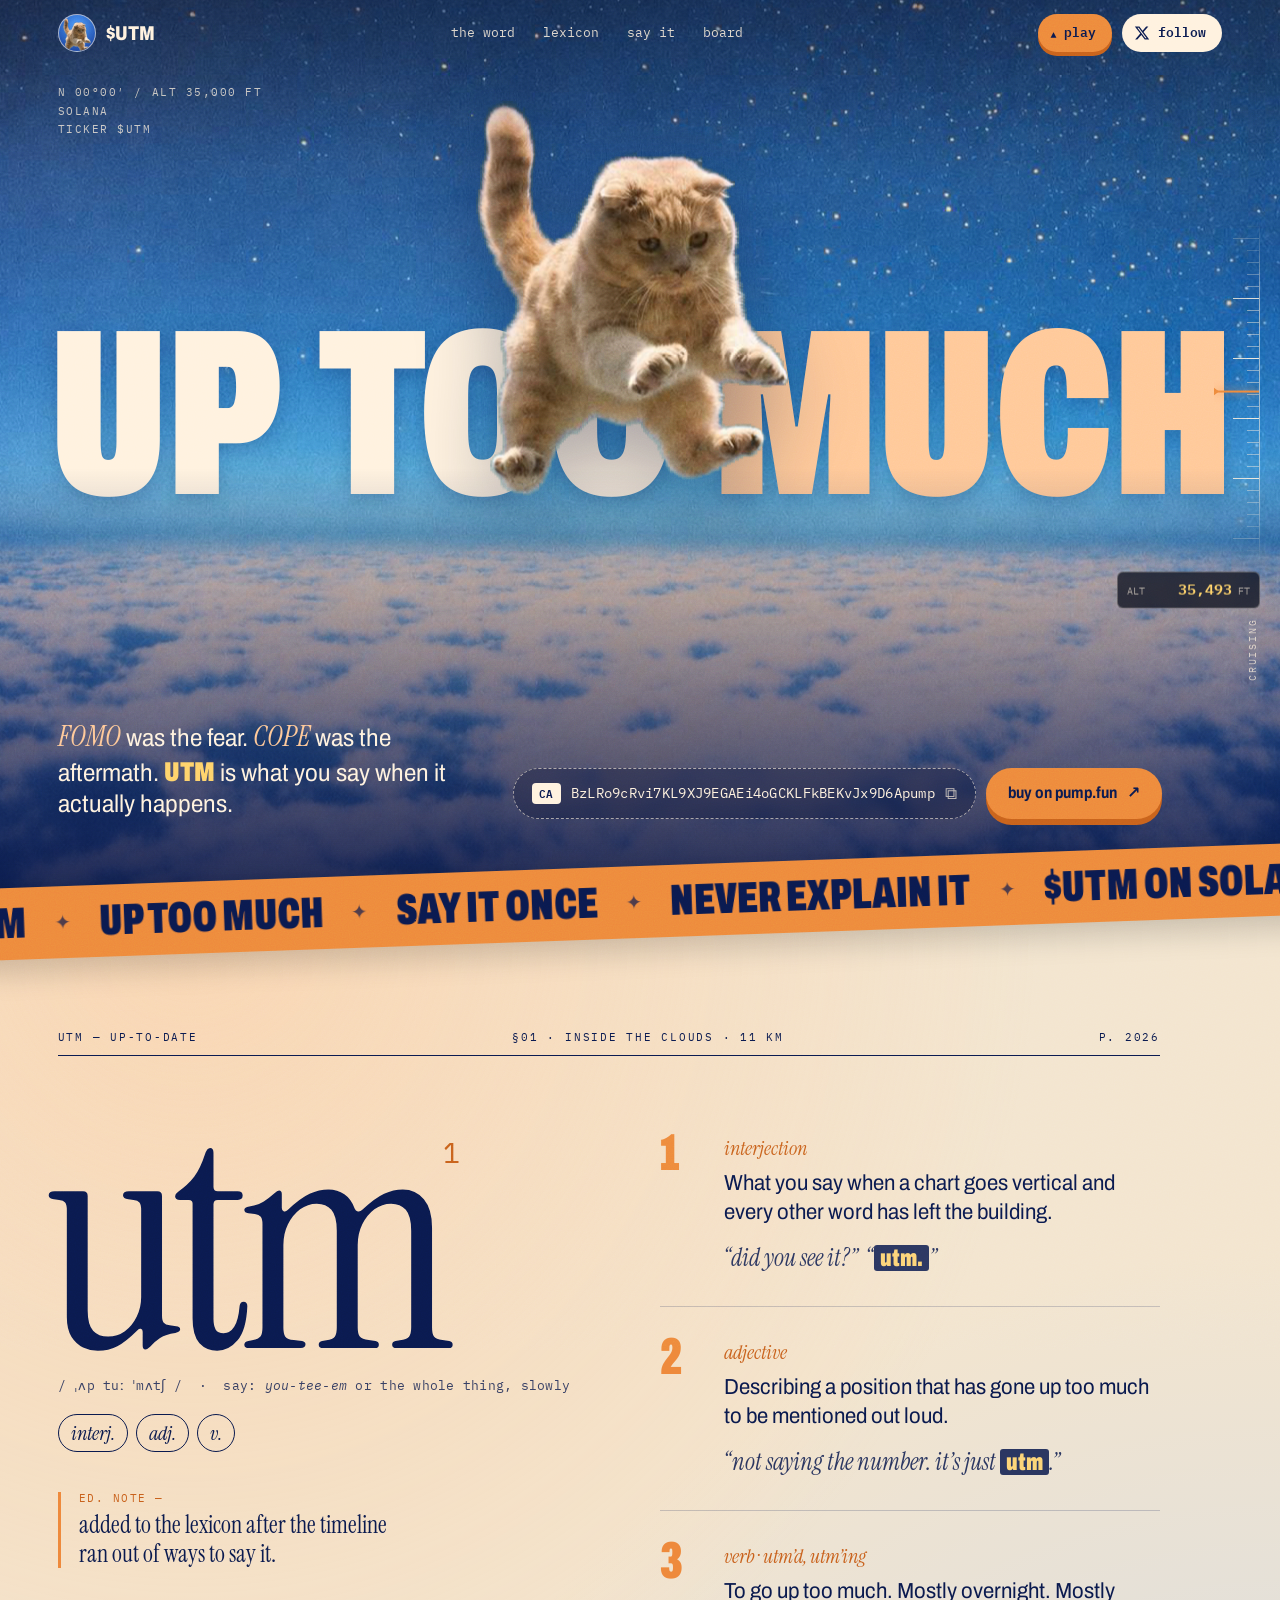
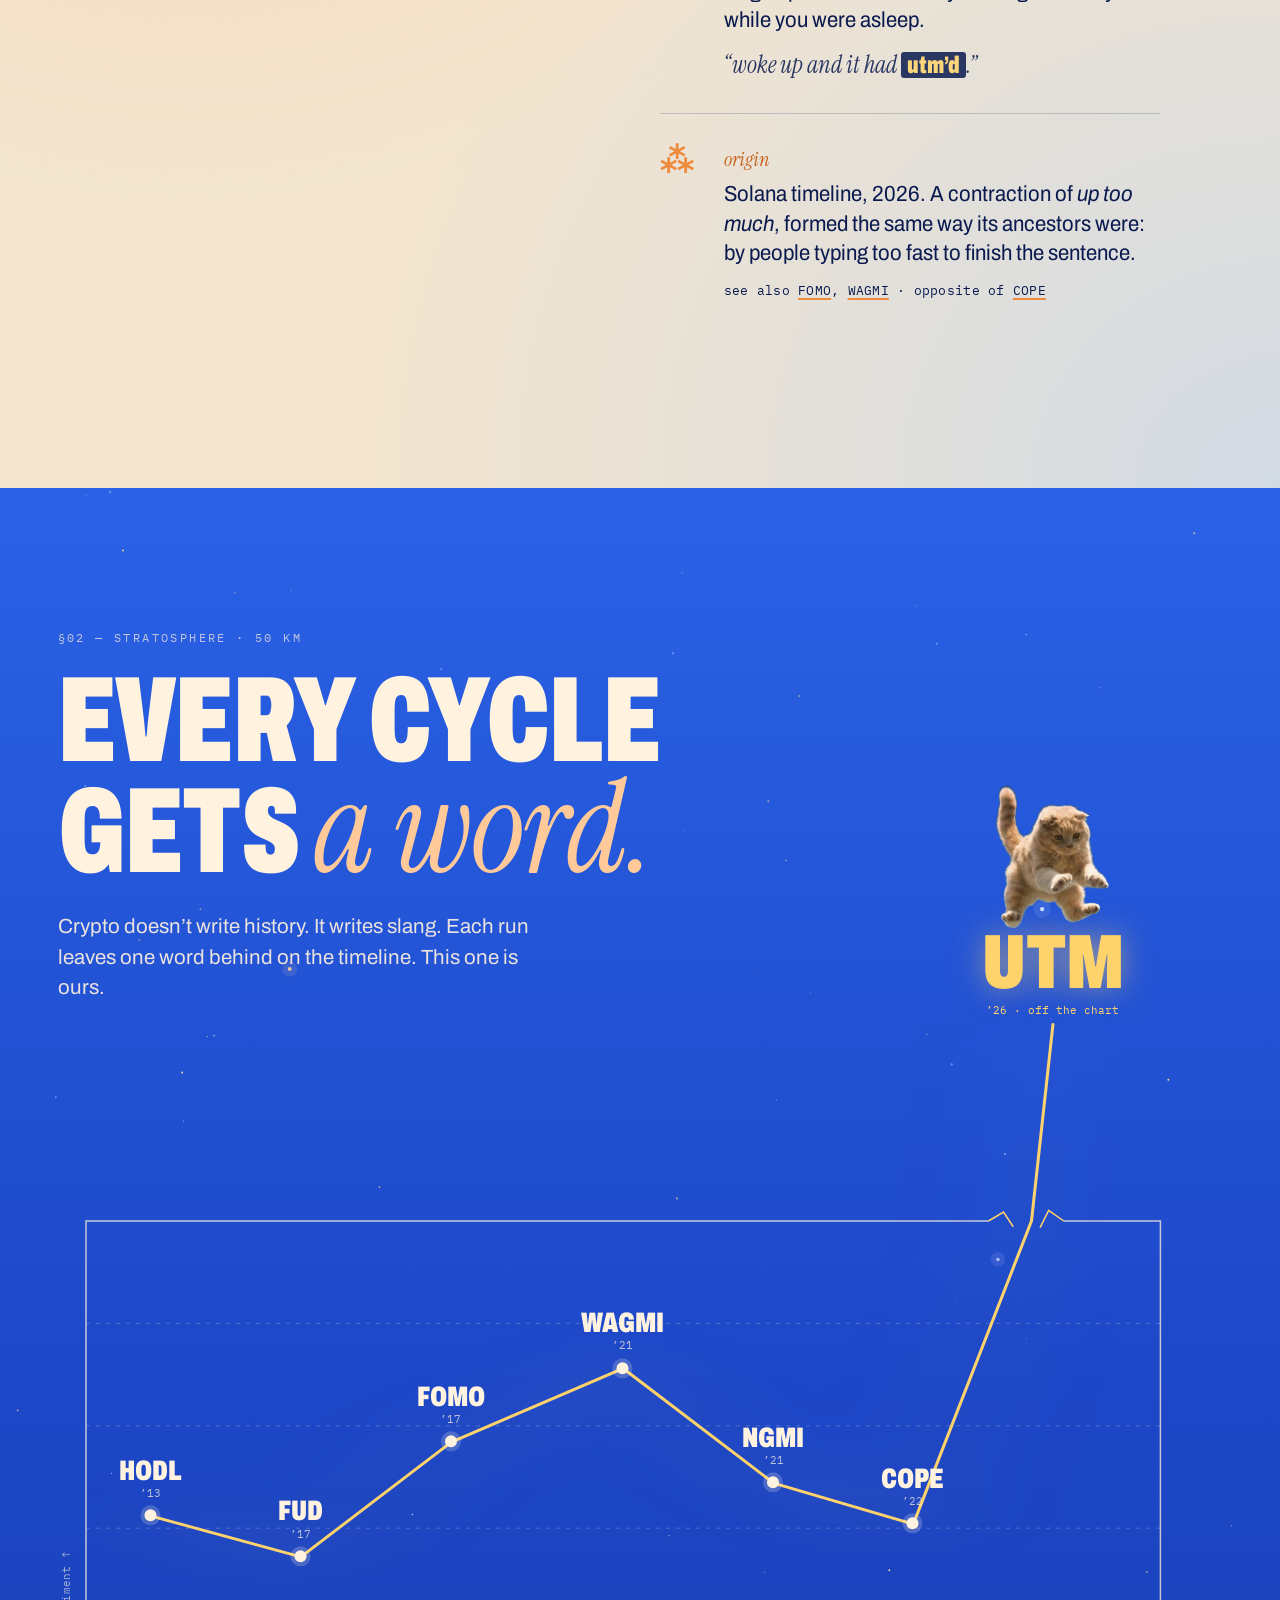
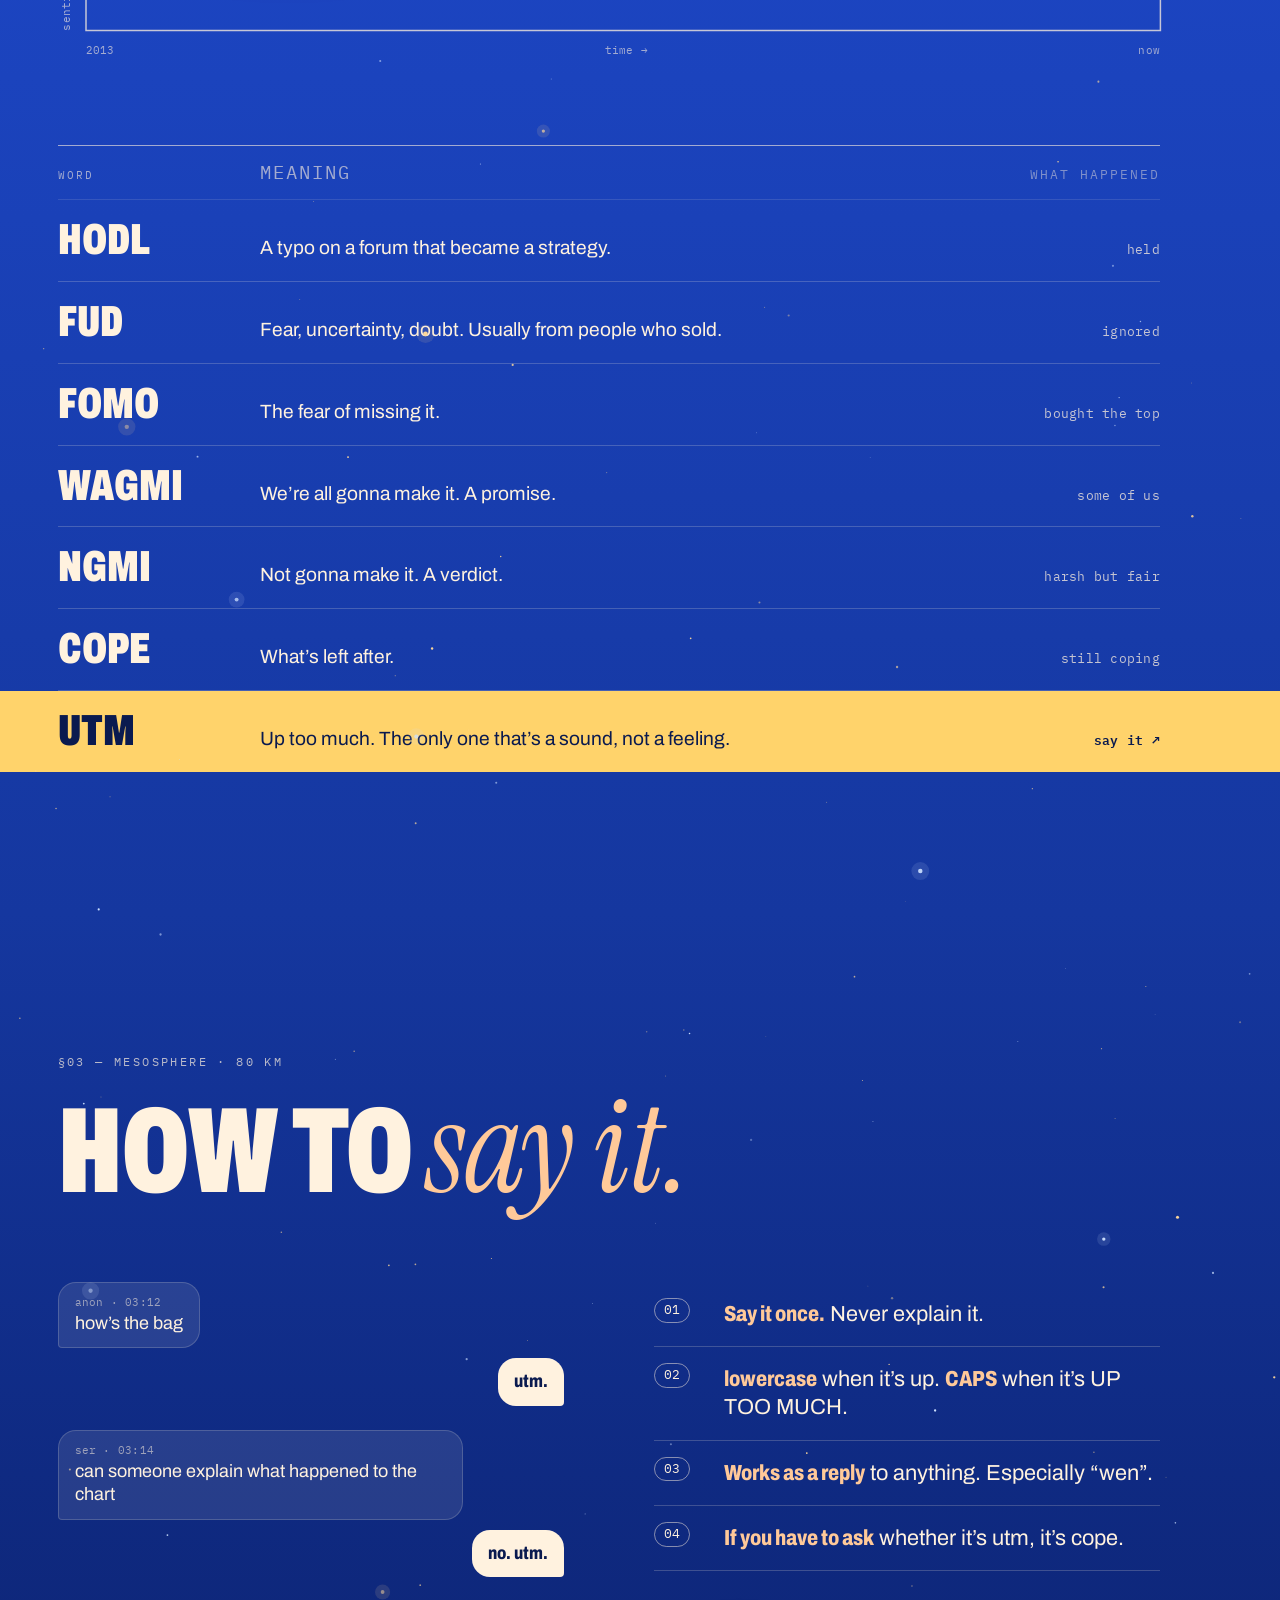
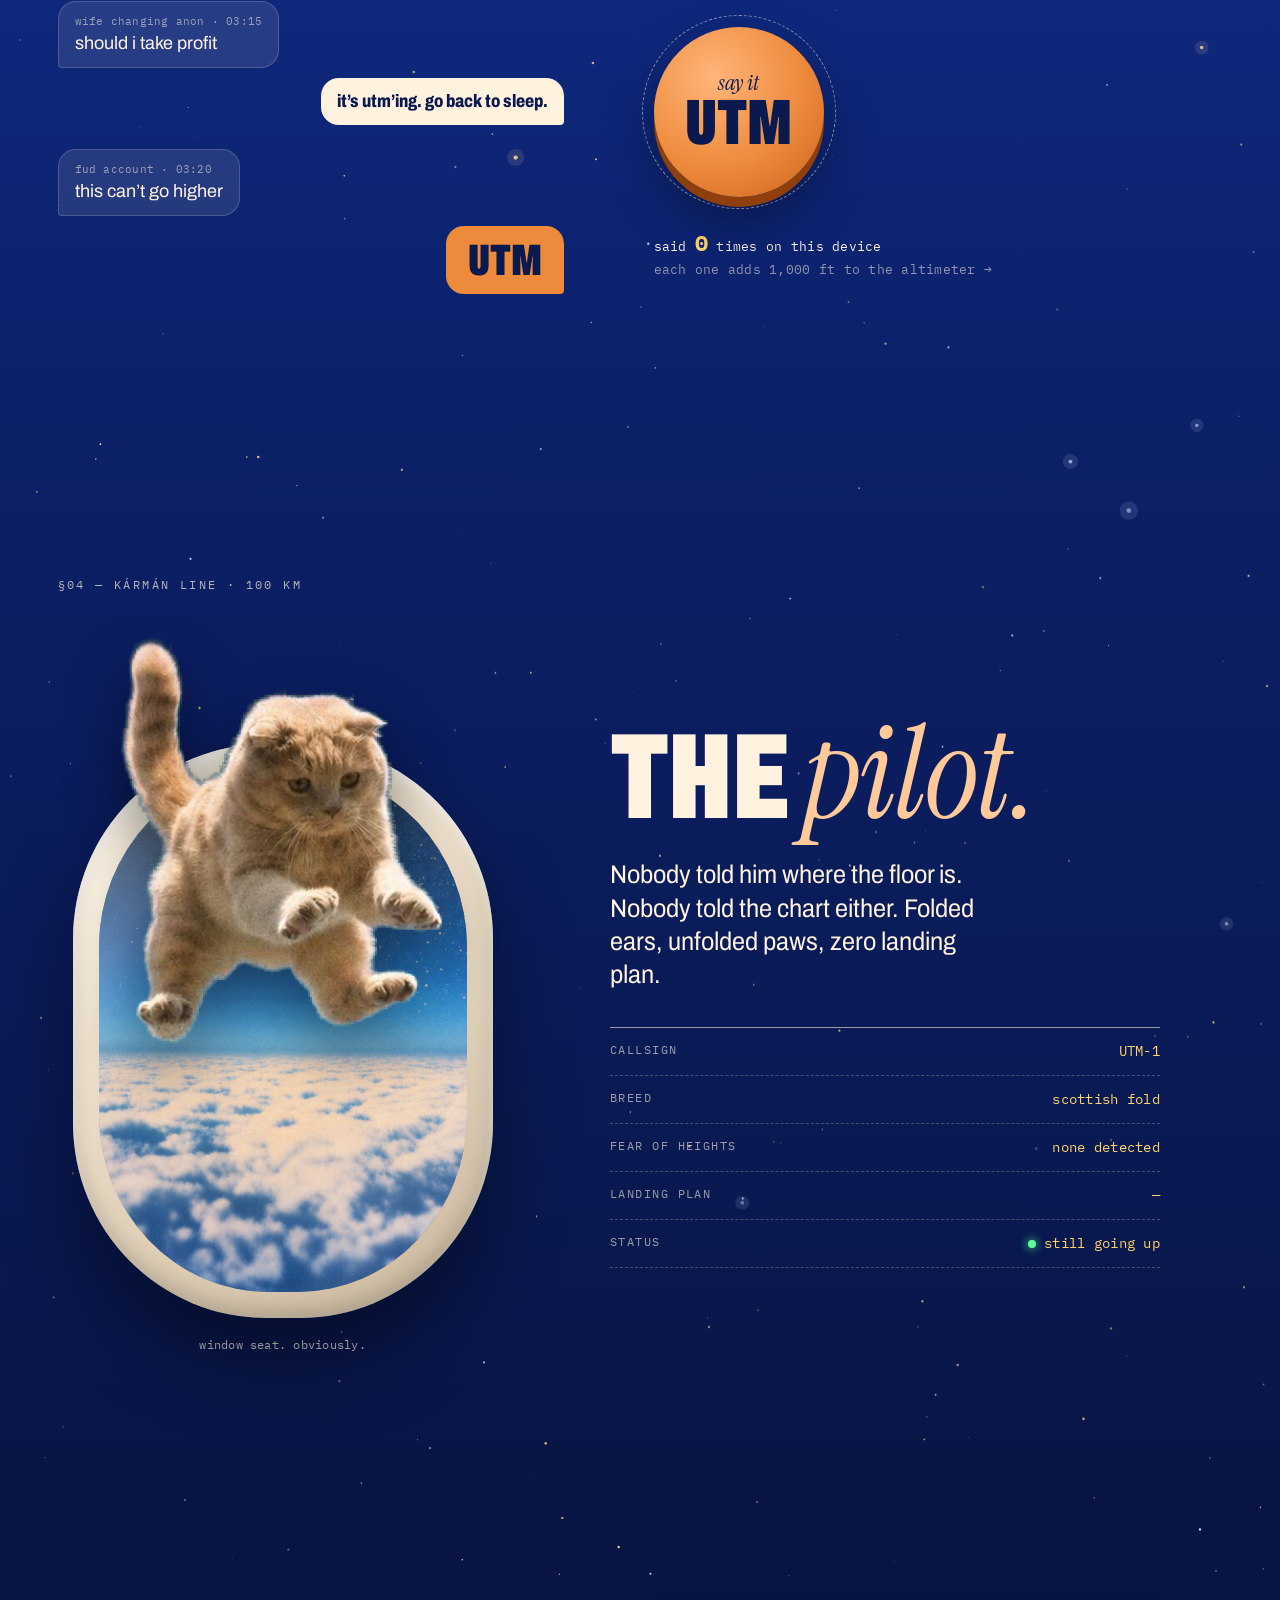
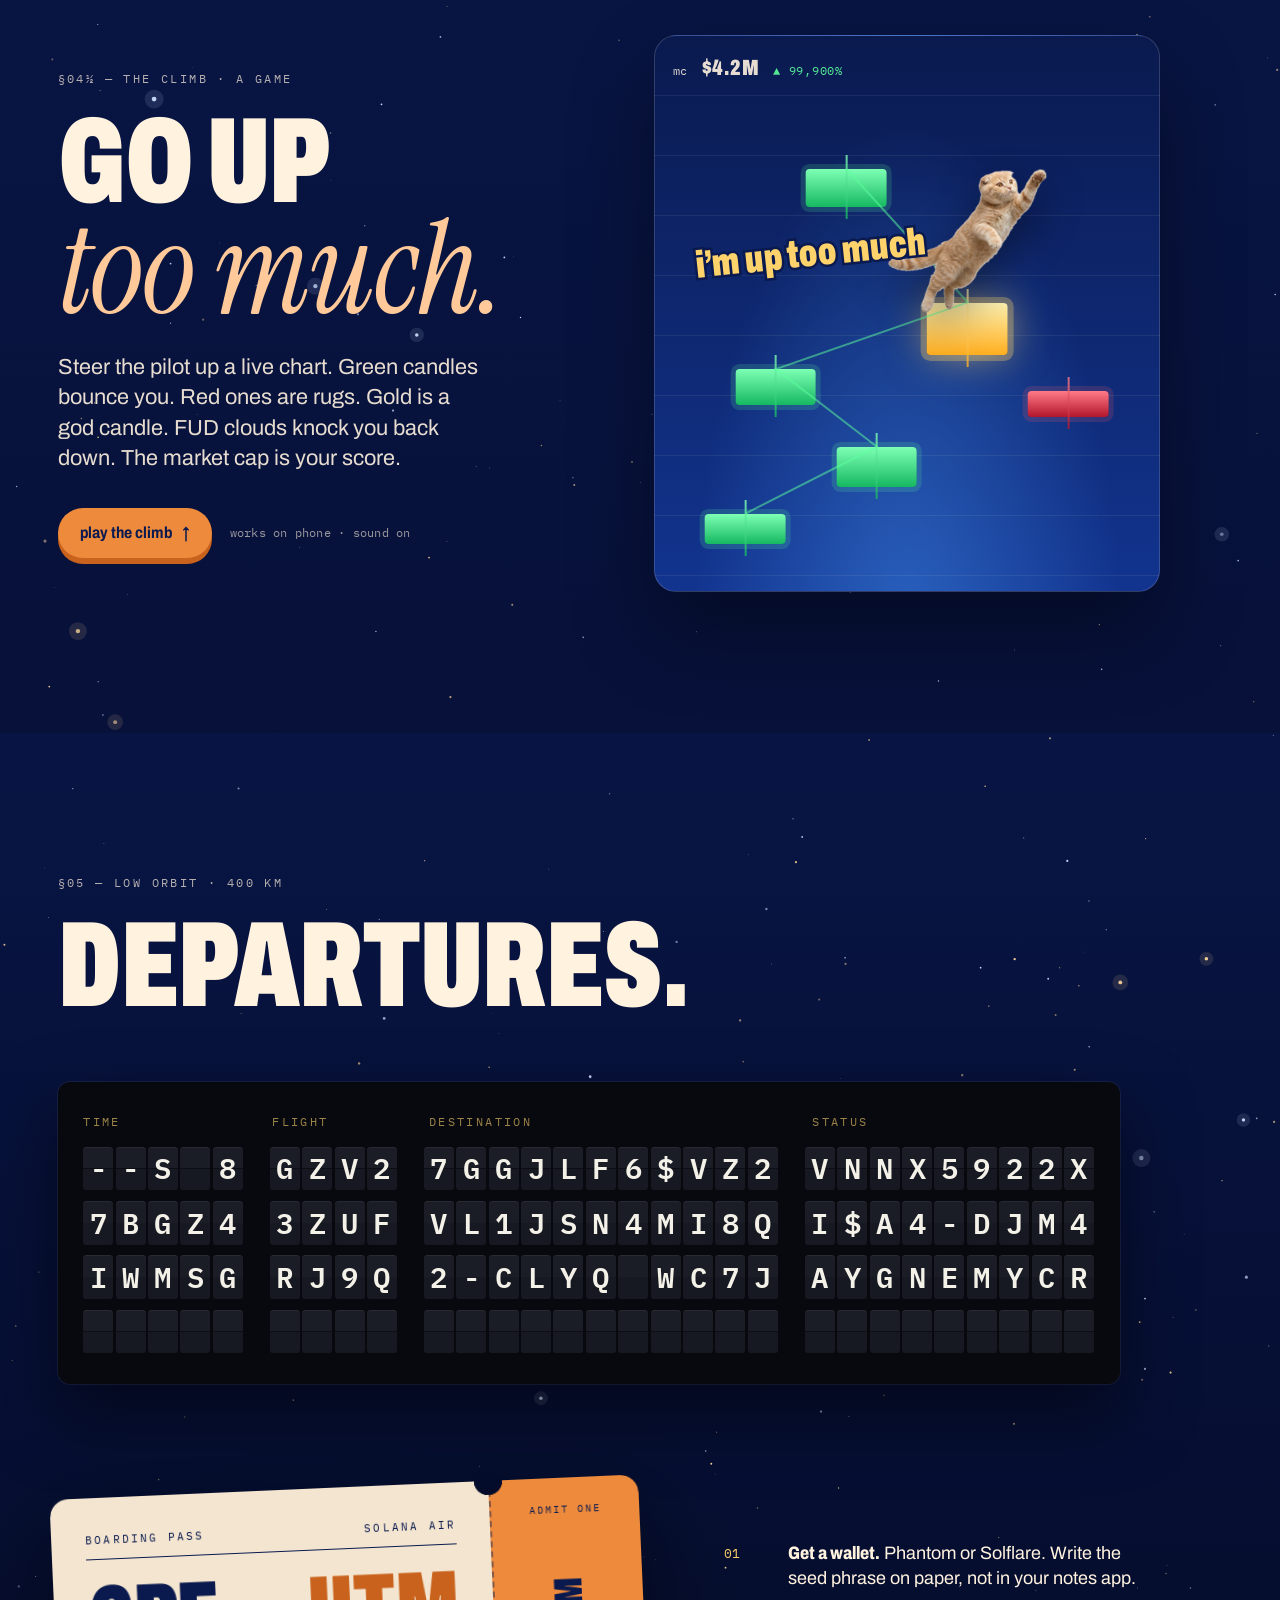
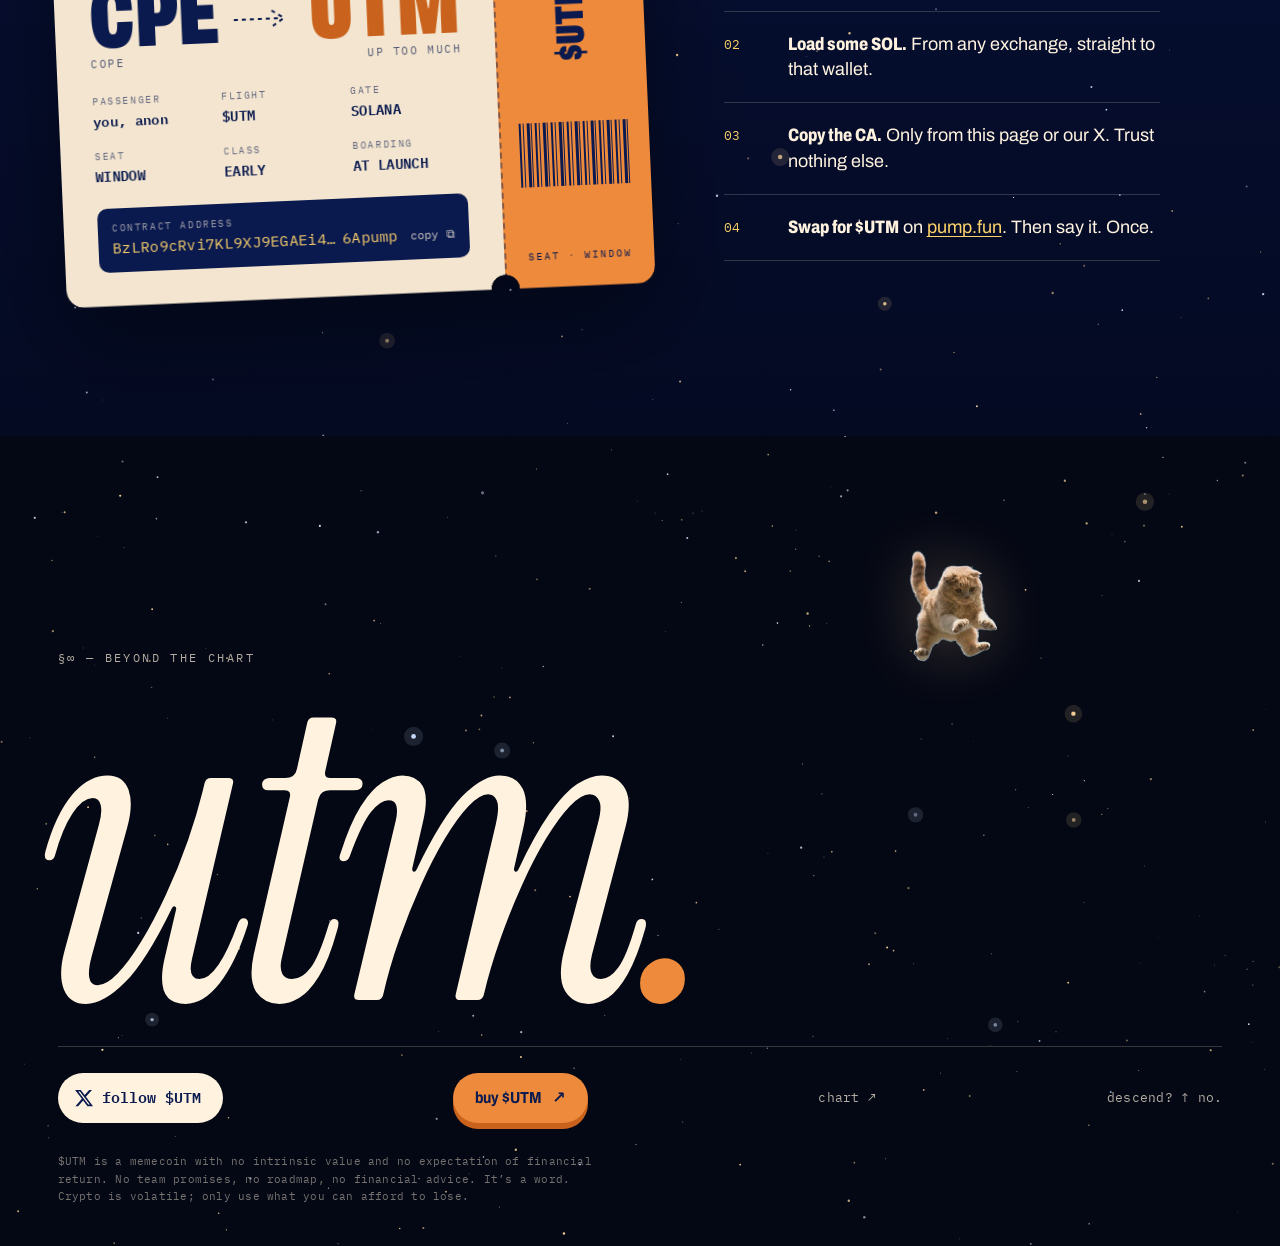
<file: index.html>
<!doctype html>
<html lang="en">
<head>
<meta charset="utf-8">
<meta name="viewport" content="width=device-width, initial-scale=1, viewport-fit=cover">
<title>$UTM — Up Too Much</title>
<meta name="description" content="FOMO was the fear. COPE was the aftermath. UTM is what you say when it actually happens. $UTM on Solana.">
<meta name="theme-color" content="#16378f">
<link rel="canonical" href="https://www.uptoomuch.fun/">
<meta property="og:type" content="website">
<meta property="og:site_name" content="$UTM">
<meta property="og:url" content="https://www.uptoomuch.fun/">
<meta property="og:title" content="$UTM — Up Too Much">
<meta property="og:description" content="A new word for the timeline. Say it once. Never explain it.">
<meta property="og:image" content="https://www.uptoomuch.fun/assets/og.jpg">
<meta property="og:image:secure_url" content="https://www.uptoomuch.fun/assets/og.jpg">
<meta property="og:image:type" content="image/jpeg">
<meta property="og:image:width" content="1254">
<meta property="og:image:height" content="660">
<meta property="og:image:alt" content="An orange cat leaping over the clouds">
<meta name="twitter:card" content="summary_large_image">
<meta name="twitter:title" content="$UTM — Up Too Much">
<meta name="twitter:description" content="A new word for the timeline. Say it once. Never explain it.">
<meta name="twitter:image" content="https://www.uptoomuch.fun/assets/og.jpg">
<link rel="icon" href="logo.jpg">
<link rel="preconnect" href="https://fonts.googleapis.com">
<link rel="preconnect" href="https://fonts.gstatic.com" crossorigin>
<link href="https://fonts.googleapis.com/css2?family=Archivo:ital,wdth,wght@0,62..125,100..900;1,62..125,100..900&family=IBM+Plex+Mono:wght@400;500;600&family=Instrument+Serif:ital@0;1&display=swap" rel="stylesheet">
<link rel="stylesheet" href="styles.css">
</head>
<body>

<div class="grain" aria-hidden="true"></div>
<div class="toast" id="toast" role="status" aria-live="polite"></div>

<!-- ===== NAV ===== -->
<header class="nav">
  <a href="#top" class="brand" aria-label="$UTM home">
    <span class="brand-dot"><img src="assets/cat.png" alt=""></span>
    <span class="brand-tick">$UTM</span>
  </a>
  <nav class="nav-links" aria-label="Sections">
    <a href="#word">the word</a>
    <a href="#lexicon">lexicon</a>
    <a href="#say">say it</a>
    <a href="#board">board</a>
  </nav>
  <div class="nav-r">
    <a class="playbtn" href="play/"><span class="playbtn-i" aria-hidden="true">▲</span>play</a>
    <a class="xbtn js-x" href="#" target="_blank" rel="noopener" aria-label="$UTM on X">
      <svg viewBox="0 0 24 24" aria-hidden="true"><path d="M18.244 2.25h3.308l-7.227 8.26 8.502 11.24H16.17l-5.214-6.817L4.99 21.75H1.68l7.73-8.835L1.254 2.25H8.08l4.713 6.231zm-1.161 17.52h1.833L7.084 4.126H5.117z"/></svg>
      <span>follow</span>
    </a>
  </div>
</header>

<!-- ===== ALTIMETER ===== -->
<aside class="alt" aria-hidden="true">
  <div class="alt-tape"><div class="alt-ticks" id="altTicks"></div><div class="alt-needle"></div></div>
  <div class="alt-read">
    <span class="alt-k">ALT</span>
    <span class="alt-v" id="altV">35,000</span>
    <span class="alt-k">FT</span>
  </div>
  <div class="alt-layer" id="altL">cruising</div>
</aside>

<main>

<!-- ===== HERO ===== -->
<section class="hero" id="top">
  <div class="stage stage-bg"><img src="assets/sky.jpg" alt="" class="sky"></div>

  <h1 class="hero-word" id="heroWord" aria-label="Up too much">
    <span>UP</span><span>TOO</span><span>MUCH</span>
  </h1>

  <div class="stage stage-fg">
    <button class="cat" id="heroCat" aria-label="Boop the cat">
      <img src="assets/cat.png" alt="An orange Scottish fold cat leaping over the clouds">
    </button>
  </div>

  <div class="hero-meta mono">
    <span>N 00°00′ / ALT 35,000 FT</span>
    <span>SOLANA</span>
    <span>TICKER $UTM</span>
  </div>

  <div class="hero-foot">
    <p class="hero-lede">
      <span class="serif">FOMO</span> was the fear.
      <span class="serif">COPE</span> was the aftermath.
      <b>UTM</b> is what you say when it actually happens.
    </p>
    <div class="hero-actions">
      <button class="ca js-ca" type="button" aria-label="Copy contract address">
        <span class="ca-k mono">CA</span>
        <span class="ca-v mono js-ca-text">coming soon</span>
        <span class="ca-i" aria-hidden="true">⧉</span>
      </button>
      <a class="btn btn-ginger js-buy" href="#" target="_blank" rel="noopener">buy on pump.fun <span aria-hidden="true">↗</span></a>
    </div>
  </div>
</section>

<!-- ===== RIBBON ===== -->
<div class="ribbon" aria-hidden="true">
  <div class="ribbon-track">
    <span>UTM</span><i>✦</i><span>up too much</span><i>✦</i><span>say it once</span><i>✦</i><span>never explain it</span><i>✦</i><span>$UTM on solana</span><i>✦</i><span>the floor is a rumour</span><i>✦</i>
    <span>UTM</span><i>✦</i><span>up too much</span><i>✦</i><span>say it once</span><i>✦</i><span>never explain it</span><i>✦</i><span>$UTM on solana</span><i>✦</i><span>the floor is a rumour</span><i>✦</i>
  </div>
</div>

<!-- ===== 01 THE WORD ===== -->
<section class="word" id="word">
  <div class="runhead mono">
    <span>utm — up-to-date</span>
    <span>§01 · inside the clouds · 11 km</span>
    <span>p. 2026</span>
  </div>

  <div class="word-grid">
    <div class="word-left reveal">
      <div class="headword">utm<sup>1</sup></div>
      <div class="pron mono">/ ˌʌp tuː ˈmʌtʃ / &nbsp;·&nbsp; say: <i>you-tee-em</i> or the whole thing, slowly</div>
      <div class="pos">
        <span>interj.</span><span>adj.</span><span>v.</span>
      </div>
      <p class="margin-note">
        <span class="mono">ed. note —</span> added to the lexicon after the timeline ran out of ways to say it.
      </p>
    </div>

    <ol class="defs">
      <li class="reveal">
        <span class="def-pos">interjection</span>
        <p>What you say when a chart goes vertical and every other word has left the building.</p>
        <blockquote>“did you see it?” &nbsp;“<b>utm.</b>”</blockquote>
      </li>
      <li class="reveal">
        <span class="def-pos">adjective</span>
        <p>Describing a position that has gone up too much to be mentioned out loud.</p>
        <blockquote>“not saying the number. it’s just <b>utm</b>.”</blockquote>
      </li>
      <li class="reveal">
        <span class="def-pos">verb · utm’d, utm’ing</span>
        <p>To go up too much. Mostly overnight. Mostly while you were asleep.</p>
        <blockquote>“woke up and it had <b>utm’d</b>.”</blockquote>
      </li>
      <li class="reveal ety">
        <span class="def-pos">origin</span>
        <p>Solana timeline, 2026. A contraction of <i>up too much</i>, formed the same way its ancestors were: by people typing too fast to finish the sentence.</p>
        <p class="xref mono">see also <a href="#lexicon">FOMO</a>, <a href="#lexicon">WAGMI</a> · opposite of <a href="#lexicon">COPE</a></p>
      </li>
    </ol>
  </div>
</section>

<!-- ===== 02 LEXICON ===== -->
<section class="lex" id="lexicon">
  <canvas class="stars" data-density="0.35"></canvas>
  <div class="kicker mono">§02 — stratosphere · 50 km</div>
  <h2 class="h2">Every cycle<br>gets <em>a word.</em></h2>
  <p class="lex-sub">Crypto doesn’t write history. It writes slang. Each run leaves one word behind on the timeline. This one is ours.</p>

  <div class="chart reveal" id="chart">
    <div class="chart-axis-y mono"><span>sentiment ↑</span></div>
    <svg class="chart-svg" viewBox="0 0 100 100" preserveAspectRatio="none" aria-hidden="true">
      <g class="grid">
        <line x1="0" y1="25" x2="100" y2="25"/><line x1="0" y1="50" x2="100" y2="50"/><line x1="0" y1="75" x2="100" y2="75"/>
      </g>
      <path class="frame" d="M84 0 L0 0 L0 100 L100 100 L100 0 L91 0"/>
      <path class="crack" d="M84 0 L85.4 -2.2 L86.3 1.4 M91 0 L89.6 -2.6 L88.8 1.6"/>
      <polyline class="line" id="chartLine" points="6,72 20,82 34,54 50,36 64,64 77,74 88,0 90,-48"/>
    </svg>
    <div class="pts">
      <div class="pt" style="--x:6;--y:72"><i></i><b>HODL</b><small>’13</small></div>
      <div class="pt" style="--x:20;--y:82"><i></i><b>FUD</b><small>’17</small></div>
      <div class="pt" style="--x:34;--y:54"><i></i><b>FOMO</b><small>’17</small></div>
      <div class="pt" style="--x:50;--y:36"><i></i><b>WAGMI</b><small>’21</small></div>
      <div class="pt" style="--x:64;--y:64"><i></i><b>NGMI</b><small>’21</small></div>
      <div class="pt" style="--x:77;--y:74"><i></i><b>COPE</b><small>’22</small></div>
      <div class="pt pt-utm" style="--x:90;--y:-48"><img src="assets/cat.png" alt=""><b>UTM</b><small>’26 · off the chart</small></div>
    </div>
    <div class="chart-axis-x mono"><span>2013</span><span>time →</span><span>now</span></div>
  </div>

  <div class="log">
    <div class="log-row log-head mono"><span>word</span><span>meaning</span><span>what happened</span></div>
    <div class="log-row reveal"><span class="lw">HODL</span><span>A typo on a forum that became a strategy.</span><span class="mono">held</span></div>
    <div class="log-row reveal"><span class="lw">FUD</span><span>Fear, uncertainty, doubt. Usually from people who sold.</span><span class="mono">ignored</span></div>
    <div class="log-row reveal"><span class="lw">FOMO</span><span>The fear of missing it.</span><span class="mono">bought the top</span></div>
    <div class="log-row reveal"><span class="lw">WAGMI</span><span>We’re all gonna make it. A promise.</span><span class="mono">some of us</span></div>
    <div class="log-row reveal"><span class="lw">NGMI</span><span>Not gonna make it. A verdict.</span><span class="mono">harsh but fair</span></div>
    <div class="log-row reveal"><span class="lw">COPE</span><span>What’s left after.</span><span class="mono">still coping</span></div>
    <div class="log-row log-utm reveal"><span class="lw">UTM</span><span>Up too much. The only one that’s a sound, not a feeling.</span><span class="mono">say it ↗</span></div>
  </div>
</section>

<!-- ===== 03 SAY IT ===== -->
<section class="say" id="say">
  <canvas class="stars" data-density="0.6"></canvas>
  <div class="kicker mono">§03 — mesosphere · 80 km</div>
  <h2 class="h2">How to <em>say it.</em></h2>

  <div class="say-grid">
    <div class="thread" aria-label="Example replies">
      <div class="msg q reveal"><span class="who mono">anon · 03:12</span>how’s the bag</div>
      <div class="msg a reveal">utm.</div>
      <div class="msg q reveal"><span class="who mono">ser · 03:14</span>can someone explain what happened to the chart</div>
      <div class="msg a reveal">no. utm.</div>
      <div class="msg q reveal"><span class="who mono">wife changing anon · 03:15</span>should i take profit</div>
      <div class="msg a reveal">it’s utm’ing. go back to sleep.</div>
      <div class="msg q reveal"><span class="who mono">fud account · 03:20</span>this can’t go higher</div>
      <div class="msg a big reveal">UTM</div>
    </div>

    <div class="say-right">
      <ol class="rules">
        <li class="reveal"><b>Say it once.</b> Never explain it.</li>
        <li class="reveal"><b>lowercase</b> when it’s up. <b>CAPS</b> when it’s UP TOO MUCH.</li>
        <li class="reveal"><b>Works as a reply</b> to anything. Especially “wen”.</li>
        <li class="reveal"><b>If you have to ask</b> whether it’s utm, it’s cope.</li>
      </ol>

      <div class="sayit">
        <button class="sayit-btn" id="sayBtn" type="button">
          <span class="sayit-ring" aria-hidden="true"></span>
          <span class="sayit-label">say it</span>
          <span class="sayit-word">UTM</span>
        </button>
        <div class="sayit-count mono">
          said <b id="sayCount">0</b> times on this device
          <span>each one adds 1,000 ft to the altimeter →</span>
        </div>
      </div>
    </div>
  </div>
</section>

<!-- ===== 04 PILOT ===== -->
<section class="pilot" id="pilot">
  <canvas class="stars" data-density="0.9"></canvas>
  <div class="kicker mono">§04 — kármán line · 100 km</div>

  <div class="pilot-grid">
    <figure class="porthole reveal">
      <div class="porthole-frame">
        <div class="porthole-glass"><img src="assets/sky.jpg" alt=""></div>
      </div>
      <img class="porthole-cat" src="assets/cat.png" alt="The $UTM cat jumping out of an airplane window">
      <figcaption class="mono">window seat. obviously.</figcaption>
    </figure>

    <div class="pilot-copy">
      <h2 class="h2">The <em>pilot.</em></h2>
      <p class="pilot-lede">Nobody told him where the floor is. Nobody told the chart either. Folded ears, unfolded paws, zero landing plan.</p>
      <dl class="spec mono">
        <div><dt>callsign</dt><dd>UTM-1</dd></div>
        <div><dt>breed</dt><dd>scottish fold</dd></div>
        <div><dt>fear of heights</dt><dd>none detected</dd></div>
        <div><dt>landing plan</dt><dd>—</dd></div>
        <div><dt>status</dt><dd class="blink">still going up</dd></div>
      </dl>
    </div>
  </div>
</section>

<!-- ===== THE CLIMB (game) ===== -->
<section class="climb" id="climb">
  <canvas class="stars" data-density="1"></canvas>
  <div class="climb-grid">
    <div class="climb-copy">
      <div class="kicker mono">§04½ — the climb · a game</div>
      <h2 class="h2">Go up<br><em>too much.</em></h2>
      <p class="climb-lede">Steer the pilot up a live chart. Green candles bounce you. Red ones are rugs. Gold is a god candle. FUD clouds knock you back down. The market cap is your score.</p>
      <div class="climb-actions">
        <a class="btn btn-ginger" href="play/">play the climb <span aria-hidden="true">↑</span></a>
        <span class="mono climb-hint">works on phone · sound on</span>
      </div>
    </div>
    <a class="climb-stage" href="play/" aria-label="Play the climb">
      <span class="cs-c cs-g" style="--x:18%;--y:86%;--h:30px"></span>
      <span class="cs-c cs-g" style="--x:44%;--y:74%;--h:40px"></span>
      <span class="cs-c cs-r" style="--x:82%;--y:64%;--h:26px"></span>
      <span class="cs-c cs-g" style="--x:24%;--y:60%;--h:36px"></span>
      <span class="cs-c cs-y" style="--x:62%;--y:48%;--h:52px"></span>
      <span class="cs-c cs-g" style="--x:38%;--y:24%;--h:38px"></span>
      <svg class="cs-line" viewBox="0 0 100 100" preserveAspectRatio="none" aria-hidden="true"><polyline points="18,86 44,74 24,60 62,48 38,24"/></svg>
      <img class="cs-cat" src="assets/cat-up.png" alt="">
      <span class="cs-say">i’m up too much</span>
      <span class="cs-mc mono">mc <b>$4.2M</b> <i>▲ 99,900%</i></span>
    </a>
  </div>
</section>

<!-- ===== 05 BOARD ===== -->
<section class="board" id="board">
  <canvas class="stars" data-density="1.3"></canvas>
  <div class="kicker mono">§05 — low orbit · 400 km</div>
  <h2 class="h2">Departures.</h2>

  <div class="flap" id="flap" role="table" aria-label="Departures board">
    <div class="flap-row flap-head mono" role="row">
      <span role="columnheader">time</span><span role="columnheader">flight</span><span role="columnheader">destination</span><span role="columnheader">status</span>
    </div>
    <div class="flap-row" role="row" data-row="--:--|FOMO|REGRET|DEPARTED"></div>
    <div class="flap-row" role="row" data-row="--:--|NGMI|ZERO|DIVERTED"></div>
    <div class="flap-row" role="row" data-row="--:--|COPE|NOWHERE|CANCELLED"></div>
    <div class="flap-row is-utm" role="row" data-row="SOON|UTM|UP TOO MUCH|BOARDING"></div>
  </div>

  <div class="board-grid">
    <article class="pass reveal" aria-label="Boarding pass">
      <div class="pass-main">
        <div class="pass-top mono"><span>boarding pass</span><span>solana air</span></div>
        <div class="route">
          <div><span class="iata">CPE</span><span class="mono">cope</span></div>
          <svg class="plane" viewBox="0 0 64 24" aria-hidden="true"><path d="M2 12h44M40 4l12 8-12 8" /></svg>
          <div><span class="iata">UTM</span><span class="mono">up too much</span></div>
        </div>
        <div class="pass-fields mono">
          <div><small>passenger</small><b>you, anon</b></div>
          <div><small>flight</small><b>$UTM</b></div>
          <div><small>gate</small><b>SOLANA</b></div>
          <div><small>seat</small><b>WINDOW</b></div>
          <div><small>class</small><b>EARLY</b></div>
          <div><small>boarding</small><b>AT LAUNCH</b></div>
        </div>
        <button class="pass-ca js-ca" type="button" aria-label="Copy contract address">
          <small class="mono">contract address</small>
          <span class="mono js-ca-text">coming soon</span>
          <span class="pass-ca-i mono">copy ⧉</span>
        </button>
      </div>
      <div class="pass-stub">
        <div class="mono stub-k">admit one</div>
        <div class="stub-t">$UTM</div>
        <div class="barcode" aria-hidden="true"></div>
        <div class="mono stub-k">seat · window</div>
      </div>
    </article>

    <ol class="steps">
      <li class="reveal"><span class="mono">01</span><div><b>Get a wallet.</b> Phantom or Solflare. Write the seed phrase on paper, not in your notes app.</div></li>
      <li class="reveal"><span class="mono">02</span><div><b>Load some SOL.</b> From any exchange, straight to that wallet.</div></li>
      <li class="reveal"><span class="mono">03</span><div><b>Copy the CA.</b> Only from this page or our X. Trust nothing else.</div></li>
      <li class="reveal"><span class="mono">04</span><div><b>Swap for $UTM</b> on <a class="js-buy" href="#" target="_blank" rel="noopener">pump.fun</a>. Then say it. Once.</div></li>
    </ol>
  </div>
</section>

</main>

<!-- ===== FOOTER / SPACE ===== -->
<footer class="space">
  <canvas class="stars" data-density="2.2"></canvas>
  <img class="space-cat" src="assets/cat.png" alt="">
  <div class="kicker mono">§∞ — beyond the chart</div>
  <div class="space-word">utm<span>.</span></div>
  <div class="space-row">
    <a class="xbtn xbtn-lg js-x" href="#" target="_blank" rel="noopener" aria-label="$UTM on X">
      <svg viewBox="0 0 24 24" aria-hidden="true"><path d="M18.244 2.25h3.308l-7.227 8.26 8.502 11.24H16.17l-5.214-6.817L4.99 21.75H1.68l7.73-8.835L1.254 2.25H8.08l4.713 6.231zm-1.161 17.52h1.833L7.084 4.126H5.117z"/></svg>
      <span>follow $UTM</span>
    </a>
    <a class="btn btn-ginger js-buy" href="#" target="_blank" rel="noopener">buy $UTM <span aria-hidden="true">↗</span></a>
    <a class="mono descend js-chart" href="#" target="_blank" rel="noopener">chart ↗</a>
    <a class="mono descend" href="#top">descend? ↑ no.</a>
  </div>
  <p class="disclaimer mono">$UTM is a memecoin with no intrinsic value and no expectation of financial return. No team promises, no roadmap, no financial advice. It’s a word. Crypto is volatile; only use what you can afford to lose.</p>
</footer>

<script src="main.js"></script>
</body>
</html>
</file>
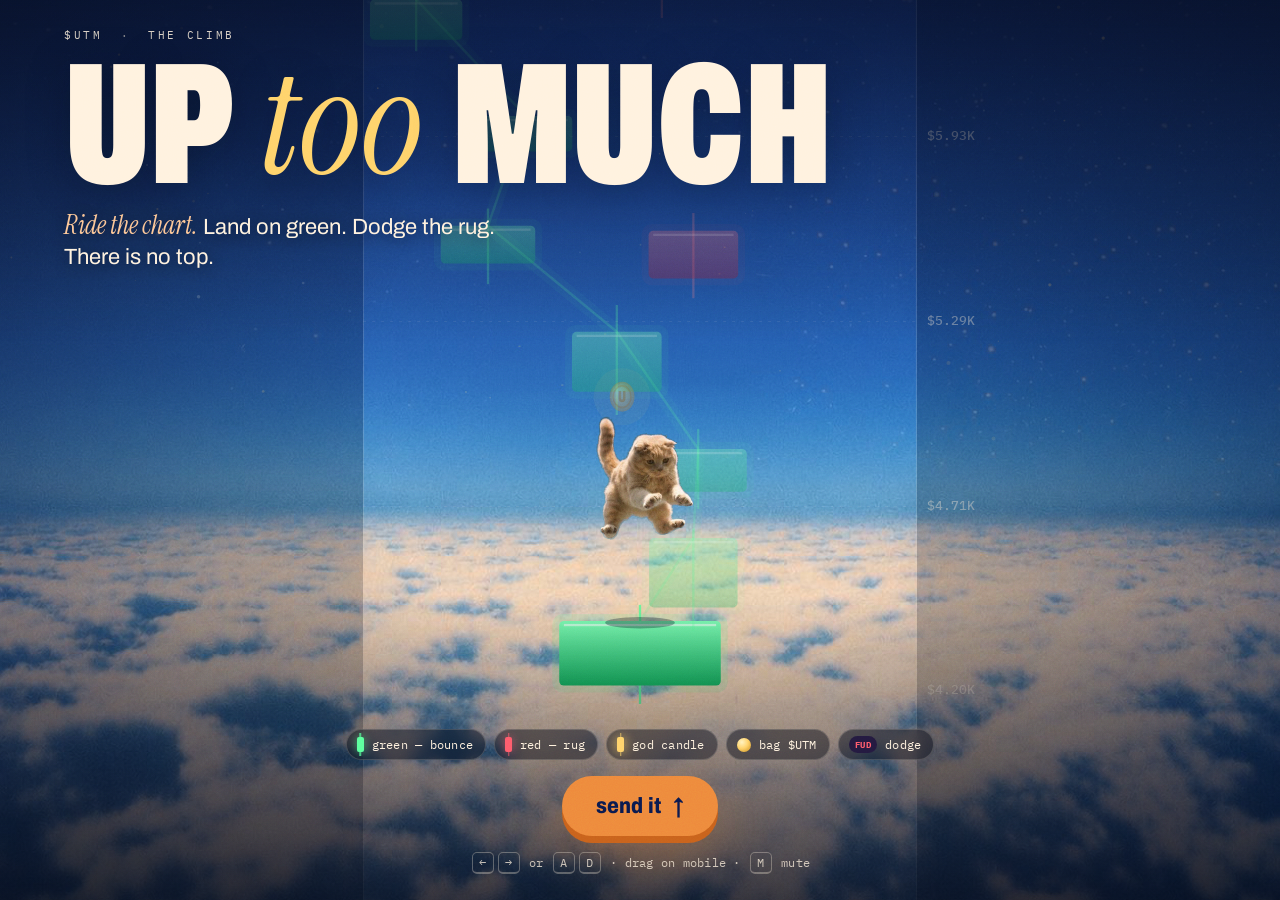
<file: play/index.html>
<!doctype html>
<html lang="en">
<head>
<meta charset="utf-8">
<meta name="viewport" content="width=device-width, initial-scale=1, viewport-fit=cover, user-scalable=no">
<title>$UTM — The Climb</title>
<meta name="description" content="Ride the chart. Land on green. Dodge the rug. How far up too much can you go?">
<meta name="theme-color" content="#0a1a4f">
<link rel="canonical" href="https://www.uptoomuch.fun/play/">
<meta property="og:type" content="website">
<meta property="og:site_name" content="$UTM">
<meta property="og:url" content="https://www.uptoomuch.fun/play/">
<meta property="og:title" content="$UTM — The Climb">
<meta property="og:description" content="Ride the chart. Land on green. Dodge the rug. There is no top.">
<meta property="og:image" content="https://www.uptoomuch.fun/assets/og.jpg">
<meta property="og:image:width" content="1254">
<meta property="og:image:height" content="660">
<meta name="twitter:card" content="summary_large_image">
<meta name="twitter:title" content="$UTM — The Climb">
<meta name="twitter:description" content="Ride the chart. Land on green. Dodge the rug. There is no top.">
<meta name="twitter:image" content="https://www.uptoomuch.fun/assets/og.jpg">
<link rel="icon" href="/logo.jpg">
<link rel="preconnect" href="https://fonts.googleapis.com">
<link rel="preconnect" href="https://fonts.gstatic.com" crossorigin>
<link href="https://fonts.googleapis.com/css2?family=Archivo:ital,wdth,wght@0,62..125,100..900;1,62..125,100..900&family=IBM+Plex+Mono:wght@400;500;600&family=Instrument+Serif:ital@0;1&display=swap" rel="stylesheet">
<link rel="stylesheet" href="/play/game.css">
</head>
<body class="is-menu">

<canvas id="game" aria-label="The climb: a cat bouncing up a candlestick chart"></canvas>
<div class="grain" aria-hidden="true"></div>

<!-- HUD -->
<header class="hud">
  <a class="hud-home" href="/" aria-label="Back to the $UTM site">
    <span class="hud-dot"><img src="/assets/cat.png" alt=""></span>
    <span class="hud-tick">$UTM</span>
  </a>
  <div class="hud-mc" aria-live="off">
    <small class="mono">market cap</small>
    <b id="mc">$4.20K</b>
    <span class="hud-sub"><span class="mono" id="pct">▲ 0%</span><span class="streak mono" id="streak"><span id="streakN">×0</span> streak</span></span>
    <canvas class="mini" id="mini" aria-hidden="true"></canvas>
  </div>
  <div class="hud-right">
    <span class="hud-bags mono"><i></i><b id="bags">0</b></span>
    <button class="hud-btn" id="mute" type="button" aria-label="Mute music" aria-pressed="false">
      <svg viewBox="0 0 24 24" aria-hidden="true"><path class="on" d="M4 9v6h4l5 4V5L8 9H4zm12.5 3a4.5 4.5 0 0 0-2.5-4v8a4.5 4.5 0 0 0 2.5-4zM14 3.2v2.1a7 7 0 0 1 0 13.4v2.1a9 9 0 0 0 0-17.6z"/><path class="off" d="M4 9v6h4l5 4V5L8 9H4zm12.6 3 2.7-2.7-1.4-1.4-2.7 2.7-2.7-2.7-1.4 1.4 2.7 2.7-2.7 2.7 1.4 1.4 2.7-2.7 2.7 2.7 1.4-1.4z"/></svg>
    </button>
  </div>
</header>

<aside class="feed-wrap" aria-hidden="true">
  <div class="feed-h mono"><i></i>live trades · $UTM</div>
  <ol class="feed mono" id="feed"></ol>
</aside>

<div class="banner" id="banner" aria-hidden="true"><span class="mono">now entering</span><b id="bannerT">stratosphere</b></div>
<div class="milestone" id="milestone" aria-hidden="true"><b id="msX">10X</b><span id="msT">i’m up too much</span></div>

<!-- START -->
<section class="screen screen-start" id="start">
  <div class="start-top">
    <div class="kicker mono"><span>$UTM</span><span>the climb</span><span id="bestStart"></span></div>
    <h1 class="title"><span>UP</span><span class="serif">too</span><span>MUCH</span></h1>
    <p class="lede"><span class="serif">Ride the chart.</span> Land on green. Dodge the rug. There is no top.</p>
  </div>
  <div class="start-bottom">
    <ul class="legend mono">
      <li><i class="lg lg-g"></i>green — bounce</li>
      <li><i class="lg lg-r"></i>red — rug</li>
      <li><i class="lg lg-y"></i>god candle</li>
      <li><i class="lg lg-c"></i>bag $UTM</li>
      <li><i class="lg lg-f">FUD</i>dodge</li>
    </ul>
    <button class="go" id="play" type="button">send it <span aria-hidden="true">↑</span></button>
    <p class="controls mono"><span class="k">←</span><span class="k">→</span> or <span class="k">A</span><span class="k">D</span> · drag on mobile · <span class="k">M</span> mute</p>
  </div>
</section>

<!-- GAME OVER -->
<section class="screen screen-over" id="over" hidden>
  <div class="over-card">
    <div class="kicker mono"><span>position closed</span><span class="ath" id="ath" hidden>new ATH</span></div>
    <h2 class="rekt">rugged<span>.</span></h2>
    <p class="quip serif" id="quip">you were up too much. then you weren’t.</p>
    <dl class="stats mono">
      <div><dt>peak mc</dt><dd id="sPeak">—</dd></div>
      <div><dt>from launch</dt><dd id="sX">—</dd></div>
      <div><dt>$UTM bagged</dt><dd id="sBags">—</dd></div>
      <div><dt>your best</dt><dd id="sBest">—</dd></div>
    </dl>
    <div class="over-actions">
      <button class="go" id="again" type="button">again <span aria-hidden="true">↑</span></button>
      <a class="share mono" id="share" href="#" target="_blank" rel="noopener">
        <svg viewBox="0 0 24 24" aria-hidden="true"><path d="M18.244 2.25h3.308l-7.227 8.26 8.502 11.24H16.17l-5.214-6.817L4.99 21.75H1.68l7.73-8.835L1.254 2.25H8.08l4.713 6.231zm-1.161 17.52h1.833L7.084 4.126H5.117z"/></svg>
        share your bag
      </a>
    </div>
    <a class="back mono" href="/">← back to the site</a>
  </div>
</section>

<audio id="music" src="/assets/music.m4a" loop preload="auto"></audio>
<script src="/play/game.js"></script>
</body>
</html>
</file>
<file: styles.css>
:root{
  --ink:#0a1a4f;
  --cobalt:#1d4bd0;
  --sky:#3f8cff;
  --haze:#a9cdff;
  --cream:#fff2df;
  --paper:#f3e5cf;
  --peach:#ffc999;
  --ginger:#ee8a3c;
  --ginger-d:#c9621c;
  --gold:#ffd36b;
  --space:#040814;

  --serif:"Instrument Serif", "Times New Roman", serif;
  --sans:"Archivo", "Arial Narrow", system-ui, sans-serif;
  --mono:"IBM Plex Mono", ui-monospace, Menlo, monospace;

  --pad:clamp(16px, 4.5vw, 72px);
  --ease:cubic-bezier(.2,.8,.2,1);
}

*{box-sizing:border-box}
html{scroll-behavior:smooth;-webkit-text-size-adjust:100%}
body{
  margin:0;
  background:var(--space);
  color:var(--cream);
  font-family:var(--sans);
  font-size:17px;
  line-height:1.5;
  overflow-x:hidden;
  -webkit-font-smoothing:antialiased;
}
img{display:block;max-width:100%}
a{color:inherit}
button{font:inherit;color:inherit;background:none;border:0;padding:0;cursor:pointer}
.mono{font-family:var(--mono);letter-spacing:.02em}
.serif{font-family:var(--serif);font-style:italic;font-weight:400}
::selection{background:var(--ginger);color:var(--ink)}

/* ---------- grain ---------- */
.grain{
  position:fixed;inset:-50%;z-index:90;pointer-events:none;opacity:.13;mix-blend-mode:overlay;
  background-image:url("data:image/svg+xml,%3Csvg xmlns='http://www.w3.org/2000/svg' width='220' height='220'%3E%3Cfilter id='n'%3E%3CfeTurbulence type='fractalNoise' baseFrequency='.85' numOctaves='3' stitchTiles='stitch'/%3E%3C/filter%3E%3Crect width='100%25' height='100%25' filter='url(%23n)'/%3E%3C/svg%3E");
  animation:grain 1.2s steps(6) infinite;
}
@keyframes grain{
  0%{transform:translate(0,0)}20%{transform:translate(-3%,2%)}40%{transform:translate(2%,-4%)}
  60%{transform:translate(-4%,-1%)}80%{transform:translate(3%,3%)}100%{transform:translate(0,0)}
}

/* ---------- toast ---------- */
.toast{
  position:fixed;left:50%;bottom:28px;z-index:100;transform:translate(-50%,20px);
  background:var(--cream);color:var(--ink);font-family:var(--mono);font-size:13px;
  padding:10px 16px;border-radius:999px;opacity:0;pointer-events:none;
  transition:opacity .25s, transform .35s var(--ease);box-shadow:0 10px 30px rgba(0,0,0,.25);
  max-width:calc(100vw - 32px);text-align:center;
}
.toast.on{opacity:1;transform:translate(-50%,0)}

/* ---------- nav ---------- */
.nav{
  position:fixed;top:0;left:0;right:0;z-index:50;
  display:flex;align-items:center;justify-content:space-between;gap:16px;
  padding:14px var(--pad);
  transition:background .3s, backdrop-filter .3s, padding .3s;
}
.nav.scrolled{background:rgba(6,14,44,.55);backdrop-filter:blur(10px);-webkit-backdrop-filter:blur(10px);padding-top:10px;padding-bottom:10px}
.brand{display:flex;align-items:center;gap:10px;text-decoration:none}
.brand-dot{
  width:38px;height:38px;border-radius:50%;overflow:hidden;
  background:radial-gradient(circle at 50% 30%, #4d9bff, #12348f);
  border:1.5px solid rgba(255,242,223,.6);
  display:grid;place-items:center;
}
.brand-dot img{width:78%;transform:translateY(6%)}
.brand-tick{font-weight:800;font-variation-settings:"wdth" 80;font-size:20px;letter-spacing:.01em}
.nav-links{display:flex;gap:4px}
.nav-links a{
  font-family:var(--mono);font-size:13px;text-decoration:none;padding:8px 12px;border-radius:999px;
  opacity:.85;transition:background .2s, opacity .2s;
}
.nav-links a:hover{background:rgba(255,242,223,.14);opacity:1}
.xbtn{
  display:inline-flex;align-items:center;gap:8px;text-decoration:none;
  background:var(--cream);color:var(--ink);border-radius:999px;padding:9px 16px 9px 12px;
  font-family:var(--mono);font-size:13px;font-weight:600;
  transition:transform .2s var(--ease), background .2s;
}
.xbtn svg{width:16px;height:16px;fill:currentColor}
.xbtn:hover{transform:translateY(-2px) rotate(-2deg);background:var(--gold)}

/* ---------- altimeter ---------- */
.alt{
  position:fixed;right:clamp(10px,1.6vw,26px);top:50%;transform:translateY(-50%);z-index:40;
  display:flex;flex-direction:column;align-items:flex-end;gap:10px;pointer-events:none;
  mix-blend-mode:normal;
}
.alt-tape{
  position:relative;width:46px;height:38vh;border-right:1.5px solid rgba(255,242,223,.55);
  overflow:hidden;
  -webkit-mask-image:linear-gradient(transparent, #000 25%, #000 75%, transparent);
          mask-image:linear-gradient(transparent, #000 25%, #000 75%, transparent);
}
.alt-ticks{
  position:absolute;inset:-100% 0;
  background:
    repeating-linear-gradient(to bottom, rgba(255,242,223,.85) 0 1.5px, transparent 1.5px 60px) right/26px 100% no-repeat,
    repeating-linear-gradient(to bottom, rgba(255,242,223,.45) 0 1px, transparent 1px 12px) right/12px 100% no-repeat;
}
.alt-needle{position:absolute;right:0;top:50%;width:46px;height:2px;background:var(--ginger);box-shadow:0 0 10px var(--ginger)}
.alt-needle::before{content:"";position:absolute;left:-2px;top:-5px;border:6px solid transparent;border-left:8px solid var(--ginger)}
.alt-read{
  display:flex;align-items:baseline;gap:6px;font-family:var(--mono);
  background:rgba(4,8,20,.72);border:1px solid rgba(255,242,223,.25);border-radius:6px;padding:6px 9px;
  backdrop-filter:blur(6px);-webkit-backdrop-filter:blur(6px);
}
.alt-k{font-size:10px;opacity:.6}
.alt-v{font-size:15px;font-weight:600;color:var(--gold);min-width:9ch;text-align:right;font-variant-numeric:tabular-nums}
.alt-layer{font-family:var(--mono);font-size:10px;text-transform:uppercase;letter-spacing:.18em;opacity:.7;writing-mode:vertical-rl;transform:rotate(180deg)}
.alt.bump .alt-v{animation:bump .5s var(--ease)}
@keyframes bump{30%{transform:translateY(-4px);color:#fff}}

/* ---------- HERO ---------- */
.hero{
  --size:max(100vw, 100svh, 640px);
  position:relative;height:100svh;min-height:640px;overflow:hidden;
  background:#16378f;isolation:isolate;
}
.stage{
  position:absolute;left:50%;top:0;width:var(--size);aspect-ratio:1;
  transform:translate(-50%, calc(var(--size) * -0.12 + var(--py, 0px)));
  will-change:transform;
}
.stage-bg{z-index:1}
.stage-bg .sky{width:100%;height:100%;object-fit:cover;transform:scale(1.04)}
.hero::after{
  content:"";position:absolute;inset:0;z-index:4;pointer-events:none;
  background:linear-gradient(to bottom, rgba(6,16,52,.35) 0%, transparent 18%, transparent 52%, rgba(9,24,78,.55) 78%, rgba(9,22,70,.92) 100%);
}
.stage-fg{z-index:3;pointer-events:none;transform:translate(-50%, calc(var(--size) * -0.12 + var(--cy, 0px)))}
.cat{
  position:absolute;left:37.002%;top:19.617%;width:24.88%;pointer-events:auto;
  transform:translate(var(--mx,0px), var(--my,0px));
  transition:transform .6s var(--ease);
  -webkit-tap-highlight-color:transparent;
}
.cat img{width:100%;animation:float 5.5s ease-in-out infinite;filter:drop-shadow(0 30px 40px rgba(4,12,50,.35))}
@keyframes float{
  0%,100%{transform:translateY(0) rotate(0)}
  50%{transform:translateY(-2.2%) rotate(-1.4deg)}
}
.cat.jump img{animation:jump .9s var(--ease)}
@keyframes jump{
  0%{transform:translateY(0) scale(1,1)}
  12%{transform:translateY(3%) scale(1.04,.94)}
  45%{transform:translateY(-22%) scale(.97,1.05) rotate(-4deg)}
  100%{transform:translateY(0) scale(1,1)}
}

.hero-word{
  position:absolute;z-index:2;left:0;right:0;margin:0;
  top:calc(var(--size) * 0.325 + var(--wy, 0px));
  transform:translateY(-50%);
  display:flex;justify-content:center;gap:.16em;
  font-family:var(--sans);font-weight:900;font-variation-settings:"wdth" 62;
  font-size:clamp(84px, 18.5vw, 330px);line-height:.8;letter-spacing:-.01em;
  color:var(--cream);text-shadow:0 .02em .08em rgba(10,26,79,.25);
  white-space:nowrap;pointer-events:none;user-select:none;
}
.hero-word span{display:inline-block;transform:translateY(110%);opacity:0;animation:rise 1.1s var(--ease) forwards}
.hero-word span:nth-child(2){animation-delay:.12s}
.hero-word span:nth-child(3){animation-delay:.24s;color:var(--peach)}
@keyframes rise{to{transform:none;opacity:1}}

.hero-meta{
  position:absolute;z-index:5;left:var(--pad);top:84px;
  display:flex;flex-direction:column;gap:2px;font-size:11px;opacity:.75;text-transform:uppercase;letter-spacing:.14em;
}
.hero-foot{
  position:absolute;z-index:5;left:var(--pad);right:calc(var(--pad) + 60px);bottom:clamp(64px, 9vh, 96px);
  display:flex;align-items:flex-end;justify-content:space-between;gap:28px;flex-wrap:wrap;
}
.hero-lede{
  margin:0;max-width:30ch;font-size:clamp(19px, 1.9vw, 26px);line-height:1.25;font-weight:400;
  font-variation-settings:"wdth" 90;
}
.hero-lede .serif{font-size:1.18em;color:var(--peach)}
.hero-lede b{font-weight:900;font-variation-settings:"wdth" 70;color:var(--gold);font-size:1.12em}
.hero-actions{display:flex;gap:10px;flex-wrap:wrap}

.ca{
  display:inline-flex;align-items:center;gap:10px;
  border:1.5px dashed rgba(255,242,223,.6);border-radius:999px;padding:12px 18px;
  background:rgba(6,16,52,.35);backdrop-filter:blur(6px);-webkit-backdrop-filter:blur(6px);
  transition:border-color .2s, background .2s;
}
.ca:hover{border-color:var(--gold);background:rgba(6,16,52,.6)}
.ca-k{font-size:11px;background:var(--cream);color:var(--ink);padding:2px 7px;border-radius:4px;font-weight:600}
.ca-v{font-size:14px;max-width:46vw;overflow:hidden;text-overflow:ellipsis;white-space:nowrap}
.js-ca-text:has(.ca-head){display:flex;min-width:0}
.ca-head{overflow:hidden;text-overflow:ellipsis;white-space:nowrap;min-width:0}
.steps a{color:var(--gold);text-underline-offset:3px}
.ca-i{opacity:.7}
.btn{
  display:inline-flex;align-items:center;gap:10px;text-decoration:none;border-radius:999px;padding:13px 22px;
  font-weight:700;font-variation-settings:"wdth" 85;font-size:16px;transition:transform .25s var(--ease), box-shadow .25s;
}
.btn-ginger{background:var(--ginger);color:var(--ink);box-shadow:0 6px 0 var(--ginger-d)}
.btn-ginger:hover{transform:translateY(-3px);box-shadow:0 9px 0 var(--ginger-d)}
.btn-ginger:active{transform:translateY(3px);box-shadow:0 2px 0 var(--ginger-d)}

/* ---------- ribbon ---------- */
.ribbon{
  position:relative;z-index:6;background:var(--ginger);color:var(--ink);
  transform:rotate(-2deg);margin:-34px -4vw 0;padding:14px 0;overflow:hidden;
  box-shadow:0 12px 30px rgba(0,0,0,.18);
}
.ribbon-track{display:flex;align-items:center;gap:28px;width:max-content;animation:marquee 32s linear infinite}
.ribbon span{font-weight:900;font-variation-settings:"wdth" 65;font-size:clamp(26px,3.4vw,44px);text-transform:uppercase;line-height:1;white-space:nowrap}
.ribbon i{font-style:normal;font-size:20px;opacity:.7}
@keyframes marquee{to{transform:translateX(-50%)}}

/* ---------- shared section bits ---------- */
section{position:relative}
.kicker{font-size:12px;text-transform:uppercase;letter-spacing:.2em;opacity:.7;margin-bottom:22px;position:relative}
.h2{
  margin:0;font-family:var(--sans);font-weight:900;font-variation-settings:"wdth" 64;
  font-size:clamp(58px, 9.5vw, 156px);line-height:.86;letter-spacing:-.005em;text-transform:uppercase;position:relative;
}
.h2 em{font-family:var(--serif);font-style:italic;font-weight:400;text-transform:none;color:var(--peach);letter-spacing:-.01em;font-size:1.06em}
.stars{position:absolute;inset:0;width:100%;height:100%;pointer-events:none}
.reveal{opacity:0;transform:translateY(28px);transition:opacity .9s var(--ease), transform .9s var(--ease)}
.reveal.in{opacity:1;transform:none}

/* ---------- 01 WORD ---------- */
.word{
  background:var(--paper);color:var(--ink);
  padding:calc(70px + 4vw) var(--pad) clamp(80px,10vw,150px);
  margin-top:-30px;
  background-image:
    radial-gradient(ellipse at 15% 0%, rgba(255,201,153,.55), transparent 55%),
    radial-gradient(ellipse at 100% 100%, rgba(169,205,255,.45), transparent 50%);
}
.runhead{
  display:flex;justify-content:space-between;gap:16px;font-size:11px;text-transform:uppercase;letter-spacing:.16em;
  border-bottom:1.5px solid var(--ink);padding-bottom:10px;margin-bottom:clamp(40px,6vw,80px);
}
.word-grid{display:grid;grid-template-columns:minmax(0,1.05fr) minmax(0,1fr);gap:clamp(30px,6vw,110px);align-items:start}
.headword{
  font-family:var(--serif);font-size:clamp(150px, 24vw, 380px);line-height:.72;letter-spacing:-.04em;
  font-weight:400;margin-left:-.04em;
}
.headword sup{font-family:var(--mono);font-size:.09em;vertical-align:top;letter-spacing:0;position:relative;top:.4em;color:var(--ginger-d)}
.pron{font-size:13px;margin-top:22px;opacity:.8}
.pos{display:flex;gap:8px;margin-top:18px}
.pos span{border:1.5px solid var(--ink);border-radius:999px;padding:3px 12px;font-family:var(--serif);font-style:italic;font-size:20px}
.margin-note{
  margin:40px 0 0;max-width:30ch;font-family:var(--serif);font-size:24px;line-height:1.2;
  padding-left:18px;border-left:3px solid var(--ginger);
}
.margin-note .mono{display:block;font-size:11px;text-transform:uppercase;letter-spacing:.14em;color:var(--ginger-d);margin-bottom:6px}
.defs{list-style:none;margin:0;padding:0;counter-reset:d}
.defs li{counter-increment:d;position:relative;padding:0 0 30px 64px;margin-bottom:30px;border-bottom:1px solid rgba(10,26,79,.2)}
.defs li::before{
  content:counter(d);position:absolute;left:0;top:-6px;
  font-weight:900;font-variation-settings:"wdth" 62;font-size:52px;line-height:1;color:var(--ginger);
}
.defs li.ety::before{content:"⁂";font-size:34px;top:0}
.defs li:last-child{border-bottom:0}
.def-pos{font-family:var(--serif);font-style:italic;font-size:20px;color:var(--ginger-d)}
.defs p{margin:6px 0 0;font-size:clamp(19px,1.7vw,24px);line-height:1.35;font-variation-settings:"wdth" 92}
.defs blockquote{margin:12px 0 0;font-family:var(--serif);font-size:24px;font-style:italic;opacity:.85}
.defs blockquote b{font-style:normal;font-family:var(--sans);font-weight:900;font-variation-settings:"wdth" 70;background:var(--ink);color:var(--gold);padding:0 6px;border-radius:3px}
.xref{font-size:13px !important;margin-top:14px !important}
.xref a{color:var(--ink);text-decoration-color:var(--ginger);text-underline-offset:3px;text-decoration-thickness:2px}

/* ---------- 02 LEXICON ---------- */
.lex{
  padding:clamp(90px,11vw,170px) var(--pad);
  background:linear-gradient(180deg, #2a62e6 0%, #1d47c7 45%, #15379f 100%);
  overflow:hidden;
}
.lex-sub{max-width:42ch;font-size:clamp(18px,1.6vw,22px);margin:26px 0 0;opacity:.9;position:relative}
.chart{
  position:relative;margin:clamp(150px,17vw,230px) 0 0 0;height:clamp(280px, 32vw, 440px);
  margin-left:28px;
}
.chart-svg{position:absolute;inset:0;width:100%;height:100%;overflow:visible}
.chart .grid line{stroke:rgba(255,242,223,.22);stroke-width:1;stroke-dasharray:4 6;vector-effect:non-scaling-stroke}
.chart .frame{fill:none;stroke:rgba(255,242,223,.75);stroke-width:1.5;vector-effect:non-scaling-stroke}
.chart .crack{fill:none;stroke:var(--gold);stroke-width:1.5;vector-effect:non-scaling-stroke;opacity:0;transition:opacity .3s 2.2s}
.chart .line{
  fill:none;stroke:var(--gold);stroke-width:3;stroke-linejoin:round;stroke-linecap:round;vector-effect:non-scaling-stroke;
  filter:drop-shadow(0 0 6px rgba(255,211,107,.6));
  clip-path:inset(-60% 101% -60% -5%);
  transition:clip-path 2.6s cubic-bezier(.6,0,.2,1);
}
.chart.in .line{clip-path:inset(-60% -5% -60% -5%)}
.chart.in .crack{opacity:1}
.pts{position:absolute;inset:0}
.pt{
  position:absolute;left:calc(var(--x) * 1%);top:calc(var(--y) * 1%);
  display:flex;flex-direction:column;align-items:center;transform:translate(-50%, -100%);
  padding-bottom:14px;opacity:0;transition:opacity .5s, transform .6s var(--ease);
}
.pt i{position:absolute;bottom:-6px;width:12px;height:12px;border-radius:50%;background:var(--cream);box-shadow:0 0 0 4px rgba(255,242,223,.2)}
.pt b{font-weight:900;font-variation-settings:"wdth" 70;font-size:clamp(18px,2.2vw,32px);line-height:1}
.pt small{font-family:var(--mono);font-size:11px;opacity:.7}
.chart.in .pt{opacity:1}
.pt:nth-child(1){transition-delay:.3s}.pt:nth-child(2){transition-delay:.6s}.pt:nth-child(3){transition-delay:.9s}
.pt:nth-child(4){transition-delay:1.2s}.pt:nth-child(5){transition-delay:1.5s}.pt:nth-child(6){transition-delay:1.8s}
.pt-utm{transition-delay:2.5s !important;transform:translate(-50%,-100%) scale(.6);padding-bottom:6px}
.chart.in .pt-utm{transform:translate(-50%,-100%) scale(1)}
.pt-utm img{width:clamp(70px,9vw,130px);margin-bottom:-4px;animation:float 4s ease-in-out infinite}
.pt-utm b{font-size:clamp(40px,6vw,92px);color:var(--gold);text-shadow:0 0 30px rgba(255,211,107,.5)}
.pt-utm small{color:var(--gold);opacity:1;white-space:nowrap}
.chart-axis-y{position:absolute;left:-28px;bottom:0;transform-origin:left bottom;transform:rotate(-90deg) translateY(100%);font-size:11px;opacity:.6;white-space:nowrap}
.chart-axis-x{position:absolute;left:0;right:0;bottom:-28px;display:flex;justify-content:space-between;font-size:11px;opacity:.6}

.log{margin-top:clamp(80px,9vw,130px);border-top:1.5px solid rgba(255,242,223,.6)}
.log-row{display:grid;grid-template-columns:minmax(110px,.6fr) minmax(0,2fr) minmax(0,.9fr);gap:20px;align-items:baseline;padding:18px 0;border-bottom:1px solid rgba(255,242,223,.2)}
.log-head{font-size:11px;text-transform:uppercase;letter-spacing:.18em;opacity:.6;padding:12px 0}
.log-row > span:nth-child(2){font-size:clamp(17px,1.5vw,21px)}
.log-row > span:nth-child(3){font-size:13px;opacity:.75;text-align:right}
.lw{font-weight:900;font-variation-settings:"wdth" 66;font-size:clamp(28px,3.4vw,46px);line-height:1}
.log-utm{background:var(--gold);color:var(--ink);margin:0 calc(var(--pad) * -1);padding-left:var(--pad);padding-right:var(--pad);border-bottom:0}
.log-utm > span:nth-child(3){opacity:1;font-weight:600}

/* ---------- 03 SAY ---------- */
.say{
  padding:clamp(90px,11vw,170px) var(--pad);
  background:linear-gradient(180deg, #15379f 0%, #0f2a82 50%, #0c2068 100%);
  overflow:hidden;
}
.say-grid{display:grid;grid-template-columns:minmax(0,1fr) minmax(0,1fr);gap:clamp(40px,7vw,120px);margin-top:clamp(50px,6vw,90px);position:relative}
.thread{display:flex;flex-direction:column;gap:10px}
.msg{
  max-width:min(80%, 420px);padding:12px 16px;border-radius:18px;font-size:18px;line-height:1.3;
}
.msg.q{align-self:flex-start;background:rgba(255,242,223,.1);border:1px solid rgba(255,242,223,.18);border-bottom-left-radius:4px}
.msg.a{align-self:flex-end;background:var(--cream);color:var(--ink);font-weight:800;font-variation-settings:"wdth" 80;border-bottom-right-radius:4px}
.msg.a.big{background:var(--ginger);font-size:44px;font-weight:900;font-variation-settings:"wdth" 62;line-height:1;padding:12px 22px;transform-origin:right bottom}
.msg.a.big.in{animation:pop .7s var(--ease) .2s both}
@keyframes pop{0%{transform:scale(.4) rotate(6deg)}60%{transform:scale(1.12) rotate(-3deg)}100%{transform:none}}
.msg .who{display:block;font-size:11px;opacity:.55;margin-bottom:3px}
.msg:nth-child(odd){margin-top:14px}
.msg:first-child{margin-top:0}

.rules{list-style:none;margin:0;padding:0;counter-reset:r}
.rules li{
  counter-increment:r;position:relative;padding:18px 0 18px 70px;border-bottom:1px solid rgba(255,242,223,.2);
  font-size:clamp(19px,1.7vw,24px);line-height:1.3;
}
.rules li::before{
  content:"0" counter(r);position:absolute;left:0;top:16px;font-family:var(--mono);font-size:13px;
  border:1px solid rgba(255,242,223,.5);border-radius:999px;padding:3px 9px;
}
.rules b{font-weight:800;font-variation-settings:"wdth" 80;color:var(--peach)}

.sayit{display:flex;align-items:center;gap:28px;margin-top:56px;flex-wrap:wrap}
.sayit-btn{
  position:relative;width:170px;height:170px;border-radius:50%;flex:none;
  background:radial-gradient(circle at 35% 30%, #ffb57a, var(--ginger) 55%, var(--ginger-d));
  color:var(--ink);display:flex;flex-direction:column;align-items:center;justify-content:center;
  box-shadow:0 10px 0 #8f3f0c, 0 24px 50px rgba(0,0,0,.35);
  transition:transform .12s, box-shadow .12s;
  -webkit-tap-highlight-color:transparent;user-select:none;
}
.sayit-btn:active,.sayit-btn.press{transform:translateY(8px);box-shadow:0 2px 0 #8f3f0c, 0 10px 20px rgba(0,0,0,.35)}
.sayit-label{font-family:var(--serif);font-style:italic;font-size:22px;line-height:1}
.sayit-word{font-weight:900;font-variation-settings:"wdth" 62;font-size:64px;line-height:.9}
.sayit-ring{position:absolute;inset:-12px;border-radius:50%;border:1.5px dashed rgba(255,242,223,.5);animation:spin 18s linear infinite}
@keyframes spin{to{transform:rotate(360deg)}}
.sayit-count{font-size:13px;line-height:1.6}
.sayit-count b{color:var(--gold);font-size:22px}
.sayit-count span{display:block;opacity:.55}
.fly{
  position:fixed;z-index:80;pointer-events:none;font-weight:900;font-variation-settings:"wdth" 62;color:var(--gold);
  font-size:40px;line-height:1;text-shadow:0 4px 18px rgba(0,0,0,.3);
  animation:fly 1.4s cubic-bezier(.2,.7,.3,1) forwards;
}
@keyframes fly{
  0%{transform:translate(-50%,-50%) scale(.6);opacity:0}
  15%{opacity:1}
  100%{transform:translate(calc(-50% + var(--dx)), calc(-50% - 260px)) scale(1.3) rotate(var(--rot));opacity:0}
}

/* ---------- 04 PILOT ---------- */
.pilot{
  padding:clamp(90px,11vw,170px) var(--pad);
  background:linear-gradient(180deg, #0c2068 0%, #0a1a55 60%, #081544 100%);
  overflow:hidden;
}
.pilot-grid{display:grid;grid-template-columns:minmax(0,.9fr) minmax(0,1.1fr);gap:clamp(40px,8vw,140px);align-items:center;position:relative;margin-top:40px}
.porthole{position:relative;margin:0;width:min(420px, 78vw);justify-self:center;padding-top:110px}
.porthole-frame{
  position:relative;aspect-ratio:3/4.1;border-radius:46% / 34%;padding:26px;
  background:linear-gradient(145deg, #fff8ec, #e3d4bd 55%, #c9b79c);
  box-shadow:
    inset 0 -8px 18px rgba(0,0,0,.18), inset 0 6px 10px rgba(255,255,255,.8),
    0 40px 80px rgba(0,0,0,.4);
}
.porthole-glass{
  position:relative;width:100%;height:100%;border-radius:46% / 34%;overflow:hidden;
  box-shadow:inset 0 0 0 3px rgba(0,0,0,.15), inset 0 18px 30px rgba(0,0,0,.35);
}
.porthole-glass img{width:100%;height:100%;object-fit:cover;object-position:50% 58%}
.porthole-glass::after{content:"";position:absolute;inset:0;background:linear-gradient(120deg, rgba(255,255,255,.22) 0 18%, transparent 30% 70%, rgba(255,255,255,.08) 80%)}
.porthole-cat{
  position:absolute;left:50%;top:0;width:78%;transform:translateX(-50%);
  filter:drop-shadow(0 26px 30px rgba(0,0,0,.45));
  animation:peek 6s ease-in-out infinite;
}
@keyframes peek{0%,100%{transform:translate(-50%,0) rotate(-2deg)}50%{transform:translate(-50%,-14px) rotate(2deg)}}
.porthole figcaption{text-align:center;font-size:12px;opacity:.6;margin-top:18px}
.pilot-lede{font-size:clamp(20px,2vw,28px);line-height:1.3;max-width:28ch;margin:28px 0 36px;font-variation-settings:"wdth" 90}
.spec{margin:0;border-top:1.5px solid rgba(255,242,223,.6);font-size:14px}
.spec div{display:flex;justify-content:space-between;gap:20px;padding:13px 0;border-bottom:1px dashed rgba(255,242,223,.25)}
.spec dt{opacity:.6;text-transform:uppercase;letter-spacing:.12em;font-size:12px}
.spec dd{margin:0;color:var(--gold);text-align:right}
.blink::before{content:"";display:inline-block;width:8px;height:8px;border-radius:50%;background:#5cff9d;margin-right:8px;box-shadow:0 0 10px #5cff9d;animation:blink 1.2s steps(2) infinite}
@keyframes blink{50%{opacity:.2}}

/* ---------- 05 BOARD ---------- */
.board{
  padding:clamp(90px,11vw,170px) var(--pad);
  background:linear-gradient(180deg, #081544 0%, #060f33 55%, #040a22 100%);
  overflow:hidden;
}
.flap{
  --cw:clamp(9px, calc((100vw - 2 * var(--pad) - 60px) / 33), 30px);
  position:relative;margin-top:clamp(40px,5vw,70px);
  background:#07090f;border-radius:12px;padding:clamp(12px,2vw,26px);
  box-shadow:0 0 0 1px rgba(255,255,255,.06), 0 30px 70px rgba(0,0,0,.5);
  width:fit-content;max-width:100%;
}
.flap-row{display:grid;grid-template-columns:repeat(4, auto);justify-content:start;gap:calc(var(--cw) * .9);padding:calc(var(--cw) * .18) 0}
.flap-head{font-size:clamp(9px,1vw,12px);text-transform:uppercase;letter-spacing:.2em;color:rgba(255,211,107,.6);padding-bottom:10px}
.flap-head span:nth-child(1){width:calc(var(--cw) * 5 * 1.08)}
.flap-head span:nth-child(2){width:calc(var(--cw) * 4 * 1.08)}
.flap-head span:nth-child(3){width:calc(var(--cw) * 11 * 1.08)}
.cells{display:flex;gap:calc(var(--cw) * .08)}
.cell{
  position:relative;width:var(--cw);height:calc(var(--cw) * 1.45);border-radius:calc(var(--cw) * .12);
  background:linear-gradient(#1a1d26 0 49%, #0c0e14 49% 51%, #161922 51%);
  color:#f4f1e8;font-family:var(--mono);font-weight:600;font-size:calc(var(--cw) * .95);
  display:grid;place-items:center;line-height:1;overflow:hidden;
  box-shadow:inset 0 1px 0 rgba(255,255,255,.06);
}
.cell.tick{animation:tick .08s linear}
@keyframes tick{50%{transform:scaleY(.82)}}
.is-utm .cell{color:var(--gold);text-shadow:0 0 calc(var(--cw)*.4) rgba(255,211,107,.6)}
.is-utm .col-3 .cell{color:#5cff9d;text-shadow:0 0 calc(var(--cw)*.4) rgba(92,255,157,.5)}
.is-utm.lit .col-3{animation:blink 1.1s steps(2) infinite}

.board-grid{display:grid;grid-template-columns:minmax(0,1.35fr) minmax(0,1fr);gap:clamp(40px,6vw,100px);margin-top:clamp(70px,8vw,120px);align-items:center}
.pass{
  display:grid;grid-template-columns:minmax(0,1fr) 150px;color:var(--ink);
  filter:drop-shadow(0 30px 50px rgba(0,0,0,.45));transform:rotate(-2.5deg);
}
.pass.in{transform:rotate(-2.5deg)}
.pass-main{
  background:var(--paper);border-radius:18px 0 0 18px;padding:clamp(20px,3vw,34px);
  -webkit-mask:radial-gradient(circle at 100% 0, transparent 14px, #000 14.5px) top/100% 51% no-repeat, radial-gradient(circle at 100% 100%, transparent 14px, #000 14.5px) bottom/100% 51% no-repeat;
          mask:radial-gradient(circle at 100% 0, transparent 14px, #000 14.5px) top/100% 51% no-repeat, radial-gradient(circle at 100% 100%, transparent 14px, #000 14.5px) bottom/100% 51% no-repeat;
}
.pass-stub{
  background:var(--ginger);border-radius:0 18px 18px 0;padding:24px 18px;display:flex;flex-direction:column;justify-content:space-between;align-items:center;gap:14px;
  border-left:2.5px dashed rgba(10,26,79,.45);
  -webkit-mask:radial-gradient(circle at 0 0, transparent 14px, #000 14.5px) top/100% 51% no-repeat, radial-gradient(circle at 0 100%, transparent 14px, #000 14.5px) bottom/100% 51% no-repeat;
          mask:radial-gradient(circle at 0 0, transparent 14px, #000 14.5px) top/100% 51% no-repeat, radial-gradient(circle at 0 100%, transparent 14px, #000 14.5px) bottom/100% 51% no-repeat;
}
.pass-top{display:flex;justify-content:space-between;font-size:11px;text-transform:uppercase;letter-spacing:.2em;border-bottom:1.5px solid var(--ink);padding-bottom:10px}
.route{display:flex;align-items:center;justify-content:space-between;gap:12px;margin:20px 0 22px}
.route > div{display:flex;flex-direction:column}
.route > div:last-child{text-align:right}
.iata{font-weight:900;font-variation-settings:"wdth" 62;font-size:clamp(56px,7vw,96px);line-height:.85}
.route > div:last-child .iata{color:var(--ginger-d)}
.route .mono{font-size:11px;text-transform:uppercase;letter-spacing:.14em;opacity:.7}
.plane{flex:1;max-width:160px;height:24px;fill:none;stroke:var(--ink);stroke-width:2;stroke-dasharray:4 4}
.pass-fields{display:grid;grid-template-columns:repeat(3,minmax(0,1fr));gap:14px 16px}
.pass-fields small{display:block;font-size:10px;text-transform:uppercase;letter-spacing:.16em;opacity:.6}
.pass-fields b{font-size:14px;font-weight:600}
.pass-ca{
  display:grid;grid-template-columns:1fr auto;align-items:center;text-align:left;gap:2px 12px;
  margin-top:20px;width:100%;padding:12px 14px;border-radius:10px;background:var(--ink);color:var(--cream);
  transition:background .2s;
}
.pass-ca small{grid-column:1/-1;font-size:10px;text-transform:uppercase;letter-spacing:.16em;opacity:.6}
.pass-ca span.js-ca-text{font-size:15px;color:var(--gold);overflow:hidden;text-overflow:ellipsis;white-space:nowrap}
.pass-ca-i{font-size:12px;opacity:.8}
.pass-ca:hover{background:#13286e}
.stub-k{font-size:10px;text-transform:uppercase;letter-spacing:.2em;text-align:center}
.stub-t{font-weight:900;font-variation-settings:"wdth" 62;font-size:40px;line-height:1;writing-mode:vertical-rl;transform:rotate(180deg)}
.barcode{
  width:100%;height:64px;
  background:repeating-linear-gradient(90deg, var(--ink) 0 2px, transparent 2px 4px, var(--ink) 4px 5px, transparent 5px 8px, var(--ink) 8px 11px, transparent 11px 12px, var(--ink) 12px 13px, transparent 13px 16px);
}
.steps{list-style:none;margin:0;padding:0}
.steps li{display:grid;grid-template-columns:52px 1fr;gap:12px;padding:20px 0;border-bottom:1px solid rgba(255,242,223,.18);font-size:18px;line-height:1.4}
.steps li > span{font-size:13px;color:var(--gold);padding-top:4px}
.steps b{font-weight:800;font-variation-settings:"wdth" 80}

/* ---------- FOOTER / SPACE ---------- */
.space{
  position:relative;overflow:hidden;background:var(--space);
  padding:clamp(100px,12vw,180px) var(--pad) 40px;
  min-height:90vh;display:flex;flex-direction:column;justify-content:flex-end;
}
.space-cat{position:absolute;width:clamp(60px,7vw,100px);top:14%;right:22%;opacity:.95;animation:drift 22s ease-in-out infinite;filter:drop-shadow(0 0 30px rgba(255,201,153,.25))}
@keyframes drift{
  0%,100%{transform:translate(0,0) rotate(-8deg)}
  50%{transform:translate(-40px,-30px) rotate(14deg)}
}
.space-word{
  position:relative;font-family:var(--serif);font-style:italic;font-size:clamp(170px, 34vw, 560px);line-height:.75;
  letter-spacing:-.05em;margin:0 0 30px -.05em;color:var(--cream);
}
.space-word span{color:var(--ginger)}
.space-row{position:relative;display:flex;align-items:center;justify-content:space-between;gap:20px;flex-wrap:wrap;border-top:1px solid rgba(255,242,223,.2);padding-top:26px}
.xbtn-lg{padding:14px 22px 14px 16px;font-size:15px}
.xbtn-lg svg{width:20px;height:20px}
.descend{font-size:13px;opacity:.7;text-decoration:none}
.descend:hover{opacity:1;color:var(--gold)}
.disclaimer{position:relative;font-size:11px;opacity:.45;max-width:80ch;margin:30px 0 0;line-height:1.6}

/* ---------- nav: play ---------- */
.nav-r{display:flex;align-items:center;gap:10px}
.playbtn{
  display:inline-flex;align-items:center;gap:8px;text-decoration:none;
  background:var(--ginger);color:var(--ink);border-radius:999px;padding:9px 16px 9px 12px;
  font-family:var(--mono);font-size:13px;font-weight:600;box-shadow:0 4px 0 var(--ginger-d);
  transition:transform .2s var(--ease), box-shadow .2s;
}
.playbtn:hover{transform:translateY(-2px);box-shadow:0 6px 0 var(--ginger-d)}
.playbtn-i{font-size:10px;animation:nudge 1.6s var(--ease) infinite}
@keyframes nudge{0%,100%{transform:translateY(1px)}50%{transform:translateY(-3px)}}

/* ---------- the climb (game promo) ---------- */
.climb{
  position:relative;overflow:hidden;padding:clamp(90px,11vw,160px) var(--pad);
  background:linear-gradient(180deg, #081544 0%, #071139 100%);
}
.climb .stars{position:absolute;inset:0;width:100%;height:100%}
.climb-grid{position:relative;display:grid;grid-template-columns:minmax(0,1fr) minmax(0,1fr);gap:clamp(40px,7vw,110px);align-items:center}
.climb-lede{font-size:clamp(18px,1.7vw,23px);line-height:1.4;max-width:36ch;margin:26px 0 34px;opacity:.9}
.climb-actions{display:flex;align-items:center;gap:18px;flex-wrap:wrap}
.climb-hint{font-size:12px;opacity:.6}
.climb-stage{
  position:relative;display:block;aspect-ratio:4/4.4;max-height:560px;width:100%;border-radius:22px;overflow:hidden;
  background:
    repeating-linear-gradient(to bottom, transparent 0 59px, rgba(255,242,223,.07) 59px 60px),
    radial-gradient(ellipse at 50% 110%, rgba(61,134,230,.55), transparent 60%),
    linear-gradient(180deg, #0a1a4f, #12348f);
  border:1px solid rgba(255,242,223,.16);box-shadow:0 40px 80px rgba(0,0,0,.35);
  transition:transform .4s var(--ease);
}
.climb-stage:hover{transform:translateY(-6px) rotate(-.6deg)}
.cs-line{position:absolute;inset:0;width:100%;height:100%}
.cs-line polyline{fill:none;stroke:rgba(92,255,157,.5);stroke-width:.5;vector-effect:non-scaling-stroke;stroke-width:2}
.cs-c{
  position:absolute;left:var(--x);top:var(--y);width:16%;height:var(--h);transform:translate(-50%,0);border-radius:4px;
  background:linear-gradient(#7dffb4,#16b862);box-shadow:0 0 0 5px rgba(92,255,157,.16);
}
.cs-c::before{content:"";position:absolute;left:50%;top:-14px;bottom:-12px;width:2px;transform:translateX(-50%);background:inherit;z-index:-1;opacity:.8}
.cs-r{background:linear-gradient(#ff7a87,#b3162b);box-shadow:0 0 0 5px rgba(255,92,108,.16)}
.cs-y{background:linear-gradient(#fff2b0,#ffae1f);box-shadow:0 0 0 6px rgba(255,211,107,.3), 0 0 40px rgba(255,211,107,.6);animation:godpulse 1.6s ease-in-out infinite}
@keyframes godpulse{50%{box-shadow:0 0 0 9px rgba(255,211,107,.2), 0 0 60px rgba(255,211,107,.8)}}
.cs-cat{
  position:absolute;left:62%;top:48%;width:32%;transform:translate(-50%,-92%);
  filter:drop-shadow(0 18px 20px rgba(0,0,0,.4));animation:csHop 1.5s cubic-bezier(.3,0,.4,1) infinite;
}
@keyframes csHop{
  0%,100%{transform:translate(-50%,-88%) scale(1.06,.9)}
  12%{transform:translate(-50%,-92%) scale(.94,1.06)}
  50%{transform:translate(-50%,-138%) scale(1,1)}
  88%{transform:translate(-50%,-92%) scale(1,1)}
}
.cs-say{
  position:absolute;left:8%;top:34%;transform:rotate(-6deg);
  font-weight:900;font-variation-settings:"wdth" 70;font-size:clamp(24px,3vw,40px);color:var(--gold);
  -webkit-text-stroke:5px var(--ink);paint-order:stroke fill;animation:csSay 3s var(--ease) infinite;
}
@keyframes csSay{0%{opacity:0;transform:translateY(10px) rotate(-6deg) scale(.7)}12%,70%{opacity:1;transform:translateY(0) rotate(-6deg) scale(1)}100%{opacity:0;transform:translateY(-24px) rotate(-6deg)}}
.cs-mc{position:absolute;left:18px;top:16px;font-size:12px;letter-spacing:.06em;opacity:.9}
.cs-mc b{font-family:var(--sans);font-weight:900;font-variation-settings:"wdth" 70;font-size:22px;margin:0 6px}
.cs-mc i{font-style:normal;color:#5cff9d}

/* ---------- responsive ---------- */
@media (max-width: 900px){
  .nav-links{display:none}
  .word-grid,.say-grid,.pilot-grid,.board-grid,.climb-grid{grid-template-columns:1fr}
  .runhead span:nth-child(2){display:none}
  .pilot-copy{order:-1}
  .alt-tape,.alt-layer{display:none}
  .alt{top:auto;bottom:14px;right:12px;transform:none}
  .alt-read{padding:5px 8px}
  .alt-v{font-size:13px}
  .hero-foot{right:var(--pad)}
  .board-grid{gap:50px}
}
@media (max-width: 640px){
  body{font-size:16px}
  .hero-word{
    flex-wrap:wrap;column-gap:.14em;row-gap:0;line-height:.8;padding:0 12px;
    font-size:min(28vw, 150px);
    top:calc(var(--size) * 0.44 + var(--wy, 0px));
  }
  .hero-word span:nth-child(3){flex-basis:100%;text-align:center}
  .pt-utm small{display:none}
  .pt-utm img{width:64px}
  .hero-meta{top:76px}
  .hero-foot{bottom:68px;gap:18px}
  .hero-lede{font-size:18px}
  .ca{padding:10px 14px}
  .btn{padding:11px 18px;font-size:15px}
  .chart{margin-left:18px;height:300px;margin-top:190px}
  .chart-axis-y{left:-18px}
  .pt b{font-size:14px}
  .pt small{font-size:9px}
  .pt:nth-child(2) small,.pt:nth-child(5) small{display:none}
  .log-row{grid-template-columns:1fr;gap:4px}
  .log-row > span:nth-child(3){text-align:left}
  .log-head{display:none}
  .msg.a.big{font-size:36px}
  .sayit{gap:22px}
  .pass{grid-template-columns:1fr;transform:rotate(-1.5deg)}
  .pass.in{transform:rotate(-1.5deg)}
  .pass-main{border-radius:18px 18px 0 0;-webkit-mask:none;mask:none}
  .pass-stub{border-radius:0 0 18px 18px;border-left:0;border-top:2.5px dashed rgba(10,26,79,.45);flex-direction:row;-webkit-mask:none;mask:none}
  .stub-t{writing-mode:horizontal-tb;transform:none;font-size:30px}
  .barcode{width:90px;height:40px}
  .pass-fields{grid-template-columns:repeat(2,minmax(0,1fr))}
  .defs li{padding-left:48px}
  .defs li::before{font-size:40px}
  .nav .xbtn span{display:none}
  .nav .xbtn{padding:9px}
  .playbtn{padding:9px 14px 9px 11px}
  .space{min-height:70vh}
}

@media (prefers-reduced-motion: reduce){
  *,*::before,*::after{animation-duration:.01ms !important;animation-iteration-count:1 !important;transition-duration:.01ms !important;scroll-behavior:auto !important}
  .reveal{opacity:1;transform:none}
  .hero-word span{opacity:1;transform:none}
}

/* keep content clear of the altimeter on desktop */
@media (min-width: 901px){
  .word,.lex,.say,.pilot,.climb,.board{padding-right:max(var(--pad), 120px)}
  .log-utm{margin-right:calc(max(var(--pad), 120px) * -1);padding-right:max(var(--pad), 120px)}
}
.alt.top .alt-read .alt-k:last-child{display:none}
</file>
<file: play/game.css>
:root{
  --ink:#0a1a4f;
  --cobalt:#1d4bd0;
  --cream:#fff2df;
  --peach:#ffc999;
  --ginger:#ee8a3c;
  --ginger-d:#c9621c;
  --gold:#ffd36b;
  --green:#5cff9d;
  --red:#ff5c6c;
  --space:#040814;

  --serif:"Instrument Serif", "Times New Roman", serif;
  --sans:"Archivo", "Arial Narrow", system-ui, sans-serif;
  --mono:"IBM Plex Mono", ui-monospace, Menlo, monospace;
  --ease:cubic-bezier(.2,.8,.2,1);
  --safe-t:env(safe-area-inset-top, 0px);
  --safe-b:env(safe-area-inset-bottom, 0px);
}
*{box-sizing:border-box}
html,body{height:100%}
body{
  margin:0;overflow:hidden;background:var(--space);color:var(--cream);
  font-family:var(--sans);-webkit-font-smoothing:antialiased;
  -webkit-user-select:none;user-select:none;-webkit-tap-highlight-color:transparent;
  overscroll-behavior:none;
}
button{font:inherit;color:inherit;background:none;border:0;padding:0;cursor:pointer}
a{color:inherit}
.mono{font-family:var(--mono);letter-spacing:.02em}
.serif{font-family:var(--serif);font-style:italic;font-weight:400}

#game{position:fixed;left:0;top:0;width:100%;height:100%;display:block;touch-action:none;cursor:crosshair}

.grain{
  position:fixed;inset:-50%;z-index:30;pointer-events:none;opacity:.12;mix-blend-mode:overlay;
  background-image:url("data:image/svg+xml,%3Csvg xmlns='http://www.w3.org/2000/svg' width='220' height='220'%3E%3Cfilter id='n'%3E%3CfeTurbulence type='fractalNoise' baseFrequency='.85' numOctaves='3' stitchTiles='stitch'/%3E%3C/filter%3E%3Crect width='100%25' height='100%25' filter='url(%23n)'/%3E%3C/svg%3E");
  animation:grain 1.2s steps(6) infinite;
}
@keyframes grain{
  0%{transform:translate(0,0)}20%{transform:translate(-3%,2%)}40%{transform:translate(2%,-4%)}
  60%{transform:translate(-4%,-1%)}80%{transform:translate(3%,3%)}100%{transform:translate(0,0)}
}

/* ---------- HUD ---------- */
.hud{
  position:fixed;top:0;left:0;right:0;z-index:20;pointer-events:none;
  display:grid;grid-template-columns:1fr auto 1fr;align-items:start;gap:12px;
  padding:calc(14px + var(--safe-t)) 18px 0;
  transition:opacity .4s, transform .5s var(--ease);
}
.is-menu .hud{opacity:0;transform:translateY(-12px)}
.hud-home{pointer-events:auto;display:flex;align-items:center;gap:9px;text-decoration:none;justify-self:start}
.hud-dot{
  width:36px;height:36px;border-radius:50%;overflow:hidden;display:grid;place-items:center;
  background:radial-gradient(circle at 50% 30%, #4d9bff, #12348f);border:1.5px solid rgba(255,242,223,.6);
}
.hud-dot img{width:78%;transform:translateY(6%)}
.hud-tick{font-weight:800;font-variation-settings:"wdth" 80;font-size:18px}
.hud-mc{display:flex;flex-direction:column;align-items:center;line-height:1;text-shadow:0 2px 18px rgba(4,8,20,.6)}
.hud-mc small{font-size:10px;text-transform:uppercase;letter-spacing:.22em;opacity:.65;margin-bottom:6px}
.hud-mc b{
  font-weight:900;font-variation-settings:"wdth" 68;font-size:clamp(34px,6vw,56px);letter-spacing:-.01em;
  color:var(--cream);font-variant-numeric:tabular-nums;
}
.hud-sub{display:flex;align-items:center;gap:8px;margin-top:6px}
#pct{font-size:13px;color:var(--green);font-weight:600}
.streak{
  font-size:11px;font-weight:600;text-transform:uppercase;letter-spacing:.12em;color:var(--ink);background:var(--green);
  padding:3px 8px;border-radius:999px;opacity:0;transform:scale(.6);transition:opacity .25s, transform .35s var(--ease);
}
.streak.on{opacity:1;transform:scale(1)}
.mini{
  width:150px;height:38px;margin-top:8px;border-radius:6px;
  background:rgba(4,8,20,.38);border:1px solid rgba(255,242,223,.14);
  backdrop-filter:blur(6px);-webkit-backdrop-filter:blur(6px);
}

/* ---------- live trade feed (wide screens) ---------- */
.feed-wrap{
  position:fixed;left:22px;top:50%;transform:translateY(-40%);z-index:12;width:236px;pointer-events:none;
  transition:opacity .4s;
}
.is-menu .feed-wrap{opacity:0}
.feed-h{display:flex;align-items:center;gap:8px;font-size:10px;text-transform:uppercase;letter-spacing:.2em;opacity:.6;margin-bottom:10px}
.feed-h i{width:7px;height:7px;border-radius:50%;background:var(--green);box-shadow:0 0 8px var(--green);animation:blink 1.2s steps(2) infinite}
@keyframes blink{50%{opacity:.2}}
.feed{list-style:none;margin:0;padding:0;display:flex;flex-direction:column;gap:6px;font-size:12px}
.feed li{
  display:flex;gap:10px;align-items:baseline;padding:7px 10px;border-radius:8px;
  background:rgba(4,8,20,.4);border-left:2px solid var(--green);
  animation:feedIn .35s var(--ease) both;white-space:nowrap;overflow:hidden;text-overflow:ellipsis;
}
.feed li:nth-child(n+5){opacity:.55}
.feed li:nth-child(n+7){opacity:.3}
.feed .f-t{opacity:.5;font-size:10px}
.feed .f-sell{border-left-color:var(--red)}
.feed .f-sell span:last-child{color:#ffb0b8}
.feed .f-whale{border-left-color:var(--gold)}
.feed .f-whale span:last-child{color:var(--gold);font-weight:600}
@keyframes feedIn{from{opacity:0;transform:translateX(-16px)}}
@media (max-width:1100px){.feed-wrap{display:none}}
.hud-right{justify-self:end;display:flex;align-items:center;gap:10px}
.hud-bags{
  display:flex;align-items:center;gap:7px;font-size:13px;font-weight:600;
  background:rgba(4,8,20,.42);border:1px solid rgba(255,242,223,.18);border-radius:999px;padding:7px 12px 7px 8px;
  backdrop-filter:blur(6px);-webkit-backdrop-filter:blur(6px);
}
.hud-bags i{width:16px;height:16px;border-radius:50%;background:radial-gradient(circle at 35% 30%, #fff3c0, var(--gold) 45%, #c98a1c);box-shadow:0 0 10px rgba(255,211,107,.6)}
.hud-bags.pop{animation:pop .35s var(--ease)}
@keyframes pop{40%{transform:scale(1.18)}}
.hud-btn{
  pointer-events:auto;width:40px;height:40px;border-radius:50%;display:grid;place-items:center;
  background:var(--cream);color:var(--ink);transition:transform .2s var(--ease), background .2s;
}
.hud-btn:hover{transform:rotate(-8deg) scale(1.05);background:var(--gold)}
.hud-btn svg{width:20px;height:20px;fill:currentColor}
.hud-btn .off{display:none}
.hud-btn[aria-pressed="true"] .on{display:none}
.hud-btn[aria-pressed="true"] .off{display:block}
.is-menu .hud-btn{pointer-events:none}

/* ---------- banners ---------- */
.banner{
  position:fixed;left:50%;top:24%;z-index:15;pointer-events:none;text-align:center;
  display:flex;flex-direction:column;align-items:center;gap:6px;opacity:0;transform:translate(-50%,10px);
}
.banner span{font-size:11px;text-transform:uppercase;letter-spacing:.3em;opacity:.7}
.banner b{
  font-weight:800;font-variation-settings:"wdth" 120;text-transform:uppercase;letter-spacing:.12em;
  font-size:clamp(20px,3.4vw,34px);padding:6px 0;border-top:1px solid rgba(255,242,223,.5);border-bottom:1px solid rgba(255,242,223,.5);
}
.banner.on{animation:banner 2.6s var(--ease) forwards}
@keyframes banner{
  0%{opacity:0;transform:translate(-50%,14px);letter-spacing:.4em}
  15%{opacity:1;transform:translate(-50%,0)}
  80%{opacity:1;transform:translate(-50%,0)}
  100%{opacity:0;transform:translate(-50%,-10px)}
}
.milestone{
  position:fixed;left:50%;top:44%;z-index:16;pointer-events:none;text-align:center;
  display:flex;flex-direction:column;align-items:center;opacity:0;transform:translate(-50%,-50%) scale(.6);
}
.milestone b{
  font-weight:900;font-variation-settings:"wdth" 62;line-height:.8;font-size:clamp(110px,22vw,240px);
  color:var(--gold);text-shadow:0 0 60px rgba(255,211,107,.55), 0 8px 0 var(--ginger-d);
}
.milestone span{font-family:var(--serif);font-style:italic;font-size:clamp(26px,4.4vw,48px);margin-top:8px;text-shadow:0 2px 20px rgba(4,8,20,.7)}
.milestone.on{animation:mile 2.2s var(--ease) forwards}
@keyframes mile{
  0%{opacity:0;transform:translate(-50%,-50%) scale(.5) rotate(-6deg)}
  14%{opacity:1;transform:translate(-50%,-50%) scale(1.08) rotate(2deg)}
  24%{transform:translate(-50%,-50%) scale(1) rotate(0)}
  78%{opacity:1;transform:translate(-50%,-56%) scale(1)}
  100%{opacity:0;transform:translate(-50%,-70%) scale(.96)}
}

/* ---------- screens ---------- */
.screen{position:fixed;inset:0;z-index:25}
.screen[hidden]{display:none}
.kicker{display:flex;flex-wrap:wrap;gap:8px 18px;font-size:11px;text-transform:uppercase;letter-spacing:.24em;opacity:.85}
.kicker span + span::before{content:"·";margin-right:18px;opacity:.6}
.kicker span:empty{display:none}

.screen-start{
  display:flex;flex-direction:column;justify-content:space-between;
  padding:calc(28px + var(--safe-t)) clamp(18px,5vw,64px) calc(26px + var(--safe-b));
  background:
    linear-gradient(to bottom, rgba(4,8,20,.55) 0%, rgba(4,8,20,0) 38%),
    linear-gradient(to top, rgba(4,8,20,.72) 0%, rgba(4,8,20,0) 34%);
  pointer-events:none;
}
.screen-start > *{pointer-events:auto}
.start-top{display:flex;flex-direction:column;gap:14px;align-items:flex-start}
.title{
  margin:0;display:flex;align-items:baseline;flex-wrap:wrap;column-gap:.16em;line-height:.8;
  font-weight:900;font-variation-settings:"wdth" 62;font-size:clamp(68px,13.5vw,196px);letter-spacing:-.01em;
  text-shadow:0 6px 40px rgba(4,8,20,.35);
}
.title span{display:inline-block;animation:rise .9s var(--ease) both}
.title span:nth-child(2){animation-delay:.08s}
.title span:nth-child(3){animation-delay:.16s}
.title .serif{color:var(--gold);font-size:.86em;letter-spacing:0;transform:translateY(-.06em)}
@keyframes rise{from{opacity:0;transform:translateY(40%)}}
.lede{margin:0;max-width:34ch;font-size:clamp(17px,1.8vw,22px);line-height:1.3;text-shadow:0 2px 14px rgba(4,8,20,.5)}
.lede .serif{font-size:1.2em;color:var(--peach)}

.start-bottom{display:flex;flex-direction:column;align-items:center;gap:16px}
.legend{list-style:none;margin:0;padding:0;display:flex;flex-wrap:wrap;justify-content:center;gap:8px;font-size:12px}
.legend li{
  display:flex;align-items:center;gap:8px;padding:6px 12px 6px 10px;border-radius:999px;
  background:rgba(4,8,20,.45);border:1px solid rgba(255,242,223,.16);backdrop-filter:blur(6px);-webkit-backdrop-filter:blur(6px);
}
.lg{position:relative;display:inline-block;width:7px;height:15px;border-radius:2px;font-style:normal}
.lg::before{content:"";position:absolute;left:50%;top:-4px;bottom:-4px;width:1.5px;transform:translateX(-50%);background:inherit;opacity:.7;z-index:-1}
.lg-g{background:var(--green);box-shadow:0 0 10px rgba(92,255,157,.6)}
.lg-r{background:var(--red);box-shadow:0 0 10px rgba(255,92,108,.6)}
.lg-y{background:var(--gold);box-shadow:0 0 12px rgba(255,211,107,.9)}
.lg-c{width:14px;height:14px;border-radius:50%;background:radial-gradient(circle at 35% 30%, #fff3c0, var(--gold) 45%, #c98a1c)}
.lg-c::before,.lg-f::before{display:none}
.lg-f{width:auto;height:auto;background:#241a40;color:var(--red);font-size:9px;font-weight:700;padding:3px 6px;border-radius:999px;letter-spacing:.06em}

.go{
  display:inline-flex;align-items:center;gap:12px;border-radius:999px;padding:18px 34px;
  background:var(--ginger);color:var(--ink);box-shadow:0 7px 0 var(--ginger-d), 0 20px 50px rgba(238,138,60,.35);
  font-weight:800;font-variation-settings:"wdth" 85;font-size:22px;letter-spacing:.01em;
  transition:transform .2s var(--ease), box-shadow .2s;
}
.go span{display:inline-block;transition:transform .3s var(--ease)}
.go:hover{transform:translateY(-3px);box-shadow:0 10px 0 var(--ginger-d), 0 24px 60px rgba(238,138,60,.45)}
.go:hover span{transform:translateY(-4px)}
.go:active{transform:translateY(4px);box-shadow:0 3px 0 var(--ginger-d)}
.go:focus-visible,.share:focus-visible,.hud-btn:focus-visible{outline:2px solid var(--gold);outline-offset:4px}
.controls{margin:0;font-size:12px;opacity:.75;text-align:center}
.k{display:inline-block;min-width:22px;padding:2px 6px;margin:0 2px;border:1px solid rgba(255,242,223,.4);border-bottom-width:2px;border-radius:5px;text-align:center}

/* ---------- game over ---------- */
.screen-over{
  display:grid;place-items:center;padding:20px;
  background:radial-gradient(ellipse at 50% 40%, rgba(40,6,20,.35), rgba(4,8,20,.82) 70%);
  backdrop-filter:blur(3px);-webkit-backdrop-filter:blur(3px);
  animation:fade .5s ease both;
}
@keyframes fade{from{opacity:0}}
.over-card{width:min(520px,100%);display:flex;flex-direction:column;gap:14px;animation:rise .7s var(--ease) both .1s}
.ath{background:var(--gold);color:var(--ink);padding:2px 8px;border-radius:4px;font-weight:600;letter-spacing:.14em}
.kicker .ath::before{display:none}
.rekt{
  margin:0;font-family:var(--serif);font-style:italic;font-weight:400;line-height:.78;
  font-size:clamp(96px,22vw,168px);color:var(--red);text-shadow:0 0 50px rgba(255,92,108,.35);
}
.rekt span{color:var(--ginger)}
.quip{margin:0 0 4px;font-size:clamp(20px,3vw,26px);line-height:1.2;color:var(--peach)}
.stats{display:grid;grid-template-columns:1fr 1fr;margin:0;border-top:1px solid rgba(255,242,223,.22)}
.stats div{padding:14px 0;border-bottom:1px solid rgba(255,242,223,.22)}
.stats div:nth-child(odd){padding-right:14px;border-right:1px solid rgba(255,242,223,.22)}
.stats div:nth-child(even){padding-left:16px}
.stats dt{font-size:10px;text-transform:uppercase;letter-spacing:.2em;opacity:.6;margin-bottom:6px}
.stats dd{margin:0;font-family:var(--sans);font-weight:900;font-variation-settings:"wdth" 70;font-size:30px;line-height:1;color:var(--cream)}
.stats div:first-child dd{color:var(--gold)}
.over-actions{display:flex;align-items:center;gap:12px;flex-wrap:wrap;margin-top:8px}
.share{
  display:inline-flex;align-items:center;gap:8px;text-decoration:none;font-size:14px;font-weight:600;
  background:var(--cream);color:var(--ink);border-radius:999px;padding:15px 20px;transition:transform .2s var(--ease), background .2s;
}
.share svg{width:16px;height:16px;fill:currentColor}
.share:hover{transform:translateY(-2px) rotate(-2deg);background:var(--gold)}
.back{font-size:12px;opacity:.65;text-decoration:none;margin-top:4px;align-self:flex-start}
.back:hover{opacity:1;color:var(--gold)}

@media (max-width:640px){
  .hud{padding-left:12px;padding-right:12px;gap:6px}
  .hud-tick{display:none}
  .hud-dot{width:34px;height:34px}
  .hud-btn{width:36px;height:36px}
  .hud-bags{padding:6px 10px 6px 7px}
  .mini{width:112px;height:28px;margin-top:6px}
  .streak{font-size:10px;padding:2px 6px}
  .screen-start{padding-top:calc(22px + var(--safe-t))}
  .title{font-size:min(26vw,128px)}
  .go{padding:16px 30px;font-size:20px}
  .legend{font-size:11px;gap:6px}
  .legend li{padding:5px 10px 5px 8px}
  .stats dd{font-size:24px}
}
@media (max-height:560px){
  .legend{display:none}
  .title{font-size:min(15vw,22vh)}
}
@media (prefers-reduced-motion: reduce){
  .grain{animation:none}
  .title span,.over-card{animation:none}
}
</file>
